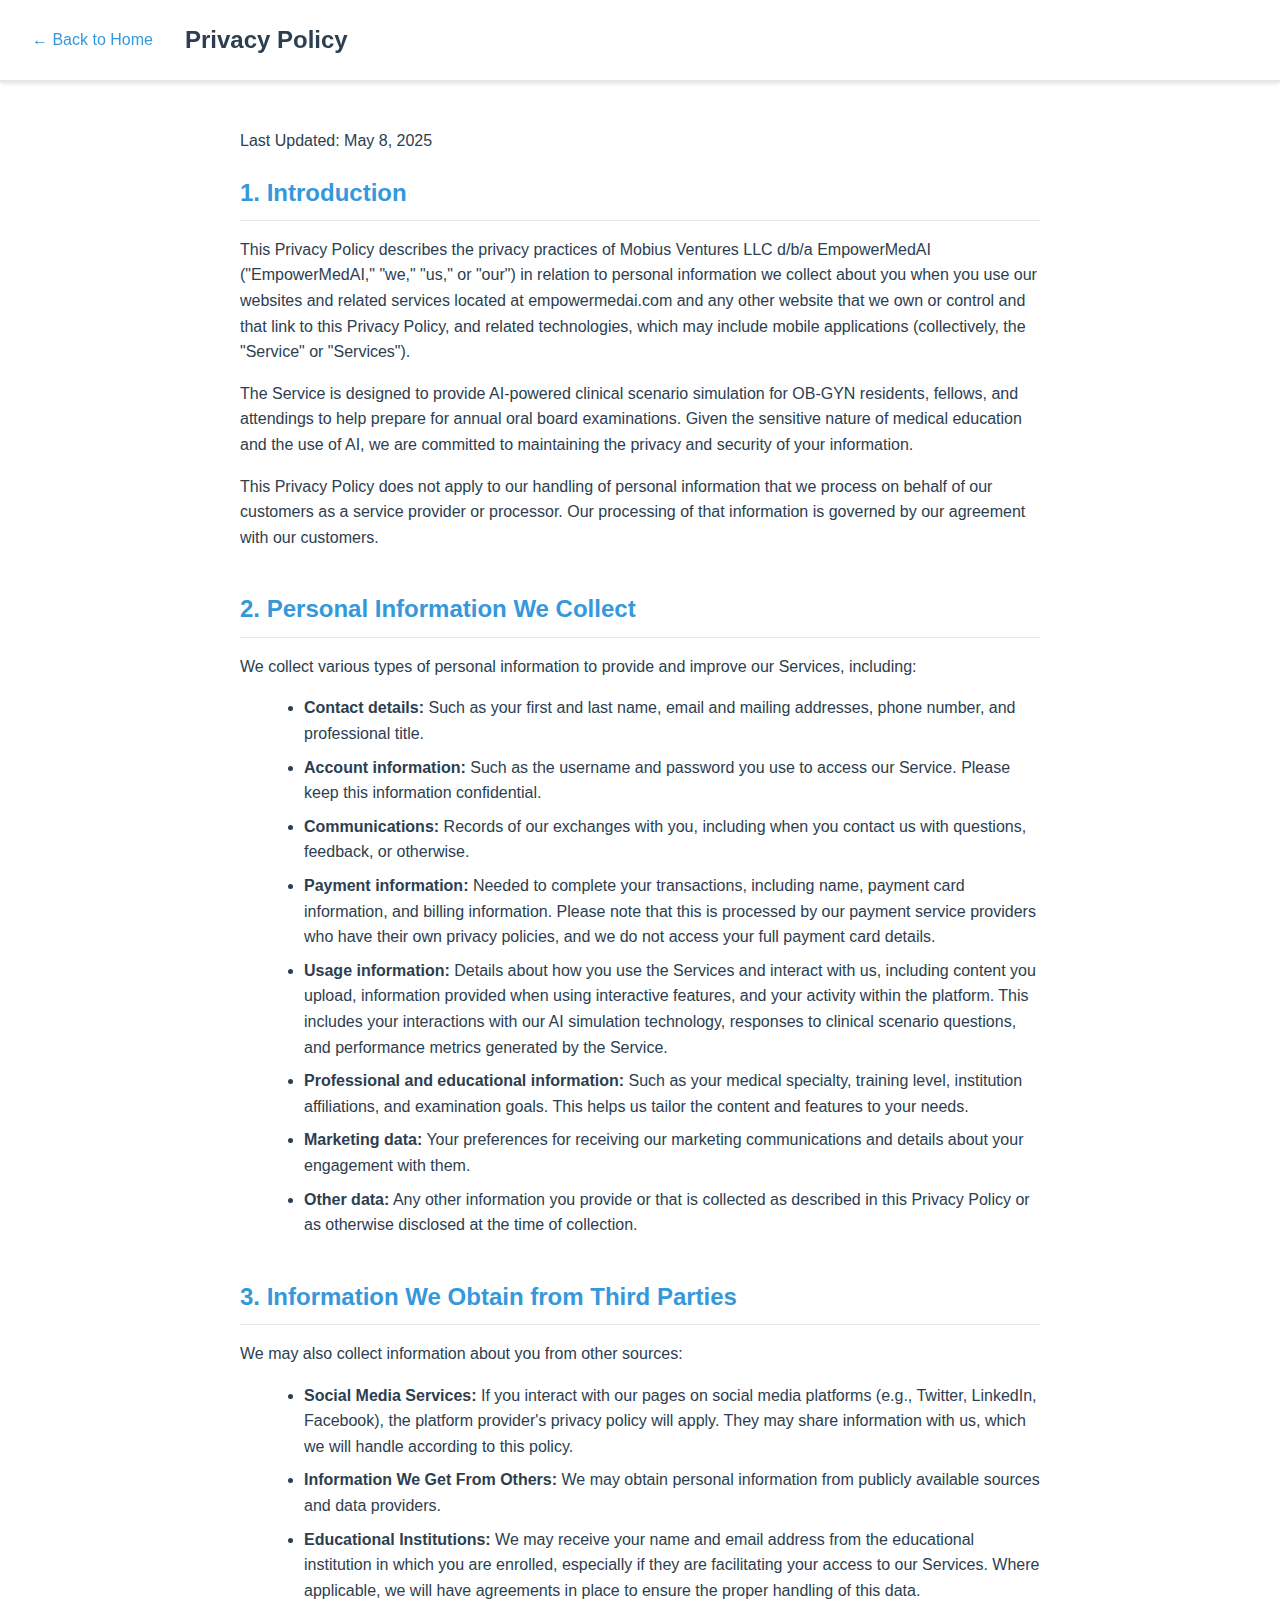
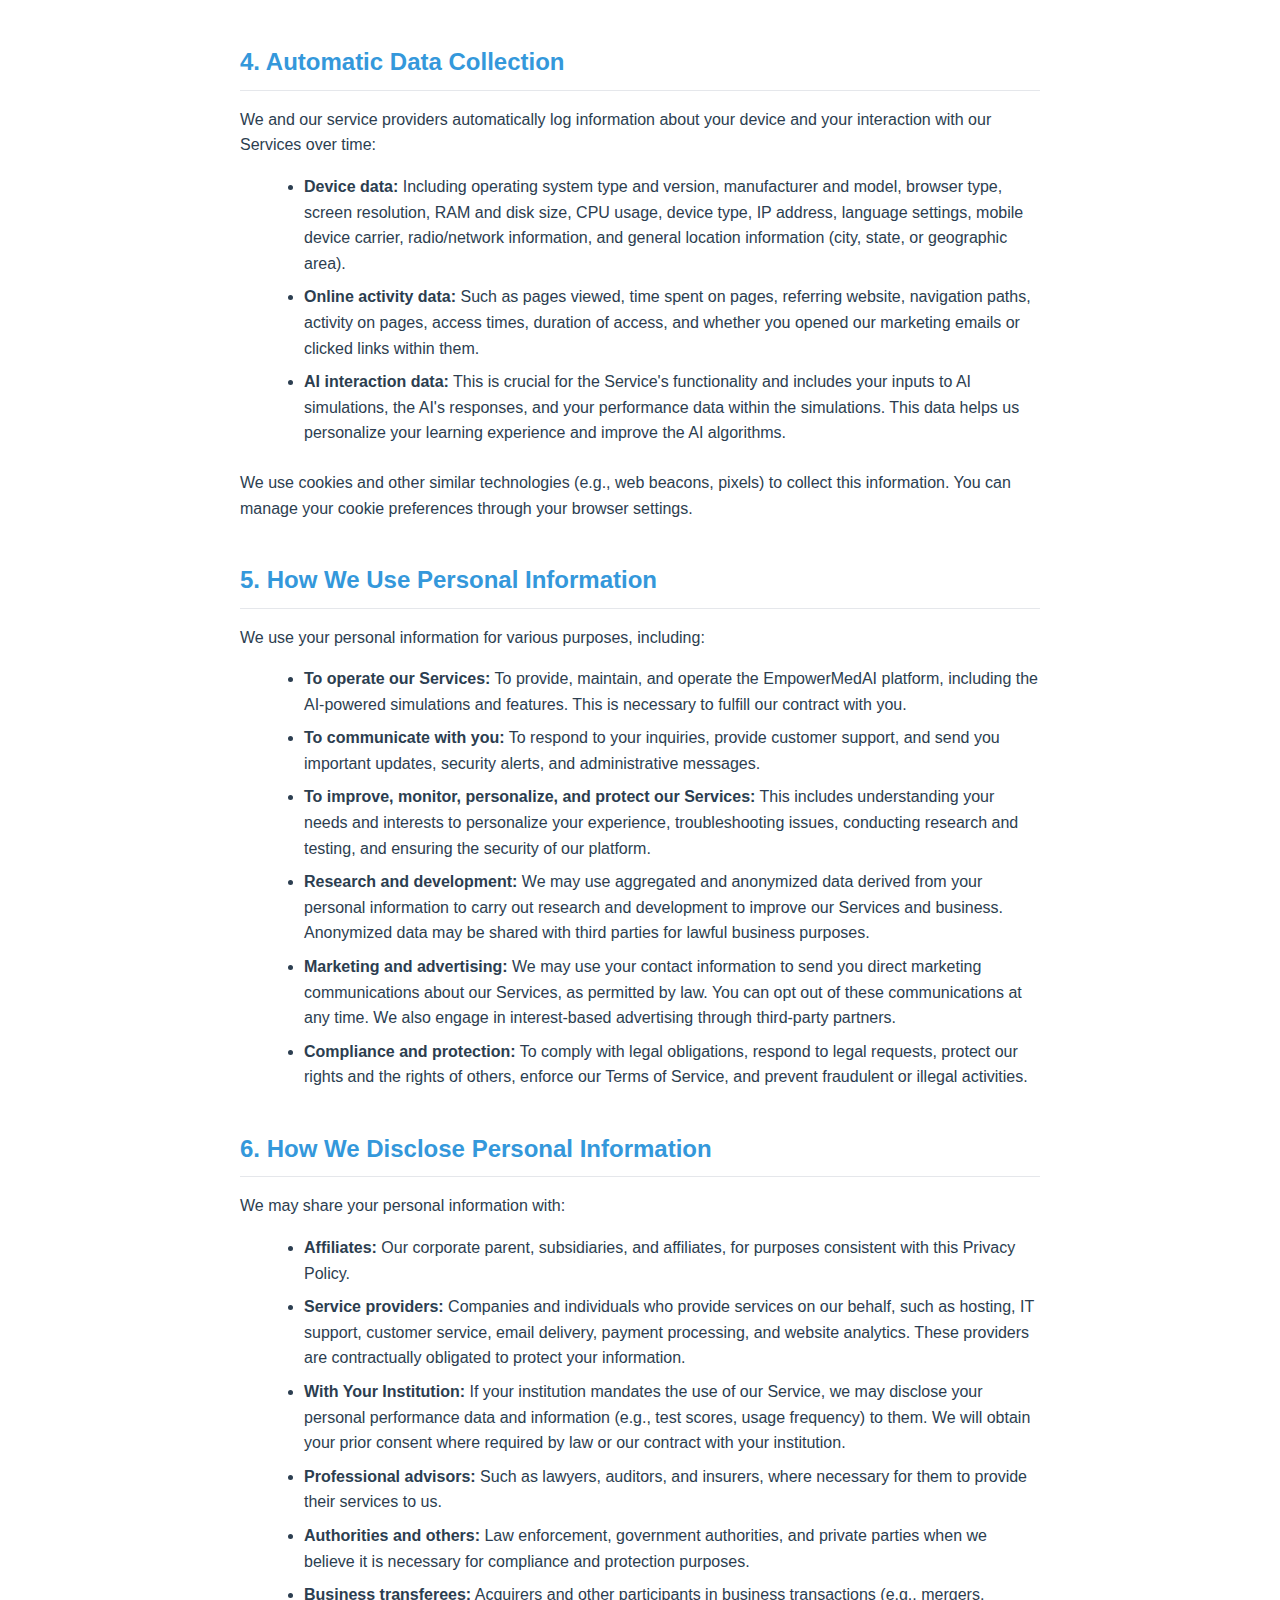
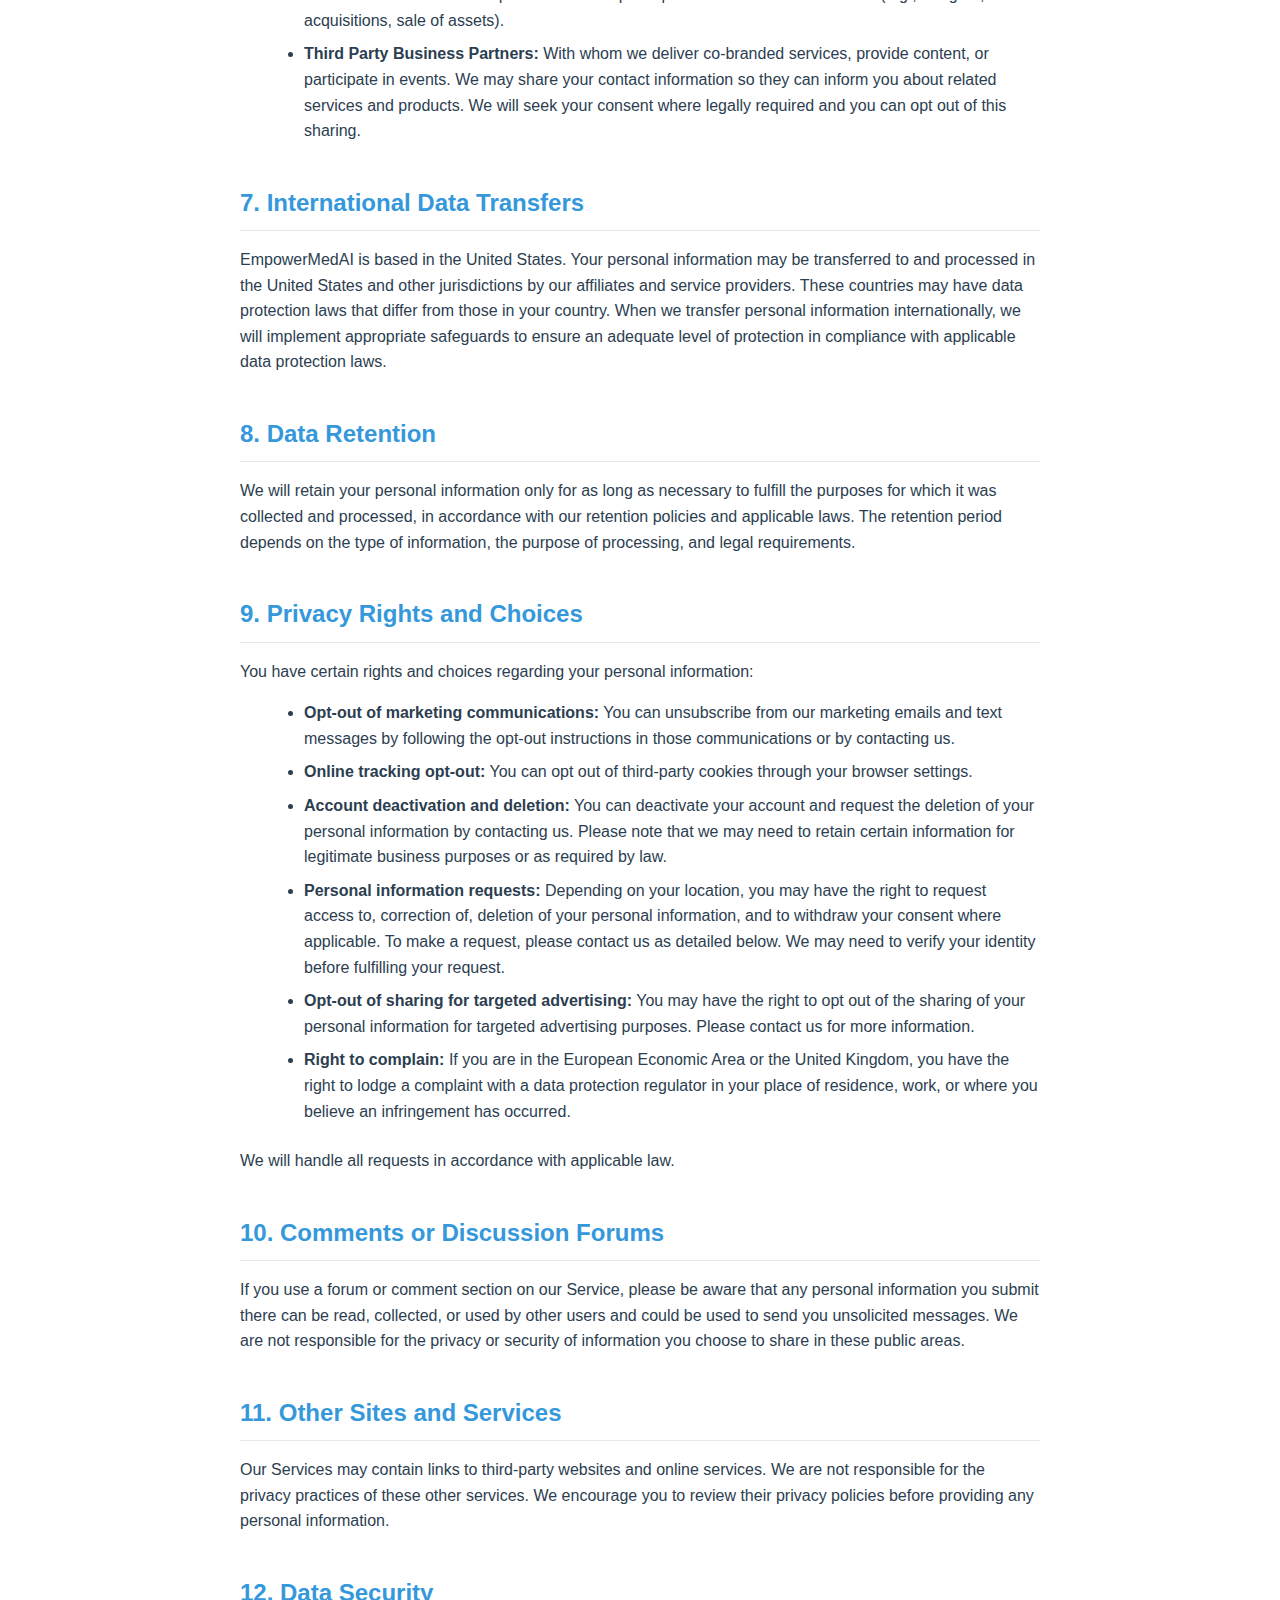
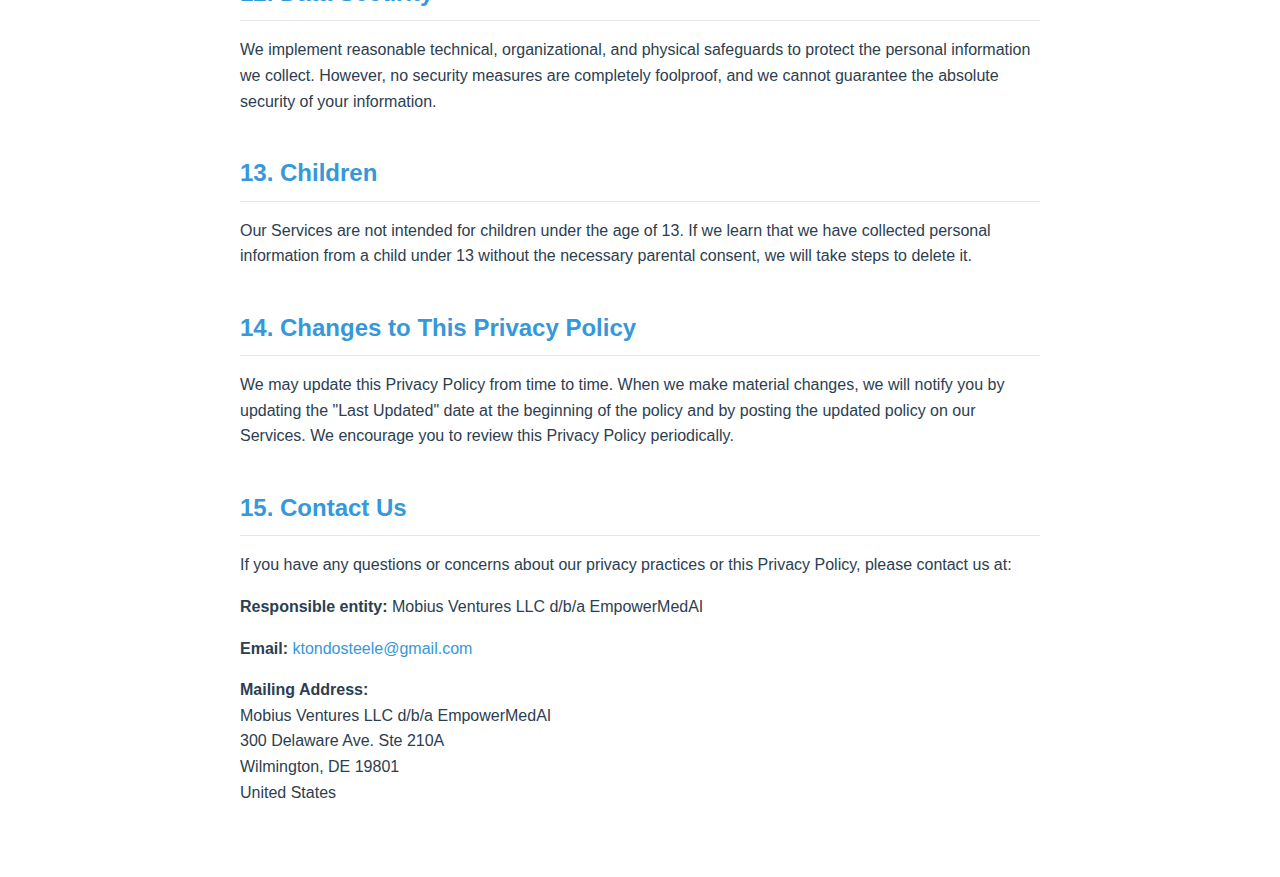
<file: policy copy.html>
<!DOCTYPE html>
<html lang="en">
<head>
    <meta charset="UTF-8">
    <meta name="viewport" content="width=device-width, initial-scale=1.0">
    <title>Privacy Policy - EmpowerMedAI</title>
    <meta name="description" content="Privacy Policy for EmpowerMedAI - AI-Powered OBGYN Board Preparation" />
    <link rel="stylesheet" href="legal.css">
</head>
<body>
    <div class="legal-container">
        <header class="legal-header">
            <a href="index.html" class="back-button">← Back to Home</a>
            <h1 class="legal-title">Privacy Policy</h1>
        </header>

        <div class="legal-content">
            <p class="legal-date">Last Updated: May 8, 2025</p>

            <section class="legal-section">
                <h2>1. Introduction</h2>
                <p>This Privacy Policy describes the privacy practices of Mobius Ventures LLC d/b/a EmpowerMedAI ("EmpowerMedAI," "we," "us," or "our") in relation to personal information we collect about you when you use our websites and related services located at empowermedai.com and any other website that we own or control and that link to this Privacy Policy, and related technologies, which may include mobile applications (collectively, the "Service" or "Services").</p>
                <p>The Service is designed to provide AI-powered clinical scenario simulation for OB-GYN residents, fellows, and attendings to help prepare for annual oral board examinations. Given the sensitive nature of medical education and the use of AI, we are committed to maintaining the privacy and security of your information.</p>
                <p>This Privacy Policy does not apply to our handling of personal information that we process on behalf of our customers as a service provider or processor. Our processing of that information is governed by our agreement with our customers.</p>
            </section>

            <section class="legal-section">
                <h2>2. Personal Information We Collect</h2>
                <p>We collect various types of personal information to provide and improve our Services, including:</p>
                <ul>
                    <li><b>Contact details:</b> Such as your first and last name, email and mailing addresses, phone number, and professional title.</li>
                    <li><b>Account information:</b> Such as the username and password you use to access our Service. Please keep this information confidential.</li>
                    <li><b>Communications:</b> Records of our exchanges with you, including when you contact us with questions, feedback, or otherwise.</li>
                    <li><b>Payment information:</b> Needed to complete your transactions, including name, payment card information, and billing information. Please note that this is processed by our payment service providers who have their own privacy policies, and we do not access your full payment card details.</li>
                    <li><b>Usage information:</b> Details about how you use the Services and interact with us, including content you upload, information provided when using interactive features, and your activity within the platform. This includes your interactions with our AI simulation technology, responses to clinical scenario questions, and performance metrics generated by the Service.</li>
                    <li><b>Professional and educational information:</b> Such as your medical specialty, training level, institution affiliations, and examination goals. This helps us tailor the content and features to your needs.</li>
                    <li><b>Marketing data:</b> Your preferences for receiving our marketing communications and details about your engagement with them.</li>
                    <li><b>Other data:</b> Any other information you provide or that is collected as described in this Privacy Policy or as otherwise disclosed at the time of collection.</li>
                </ul>
            </section>

            <section class="legal-section">
                <h2>3. Information We Obtain from Third Parties</h2>
                <p>We may also collect information about you from other sources:</p>
                <ul>
                    <li><b>Social Media Services:</b> If you interact with our pages on social media platforms (e.g., Twitter, LinkedIn, Facebook), the platform provider's privacy policy will apply. They may share information with us, which we will handle according to this policy.</li>
                    <li><b>Information We Get From Others:</b> We may obtain personal information from publicly available sources and data providers.</li>
                    <li><b>Educational Institutions:</b> We may receive your name and email address from the educational institution in which you are enrolled, especially if they are facilitating your access to our Services. Where applicable, we will have agreements in place to ensure the proper handling of this data.</li>
                </ul>
            </section>

            <section class="legal-section">
                <h2>4. Automatic Data Collection</h2>
                <p>We and our service providers automatically log information about your device and your interaction with our Services over time:</p>
                <ul>
                    <li><b>Device data:</b> Including operating system type and version, manufacturer and model, browser type, screen resolution, RAM and disk size, CPU usage, device type, IP address, language settings, mobile device carrier, radio/network information, and general location information (city, state, or geographic area).</li>
                    <li><b>Online activity data:</b> Such as pages viewed, time spent on pages, referring website, navigation paths, activity on pages, access times, duration of access, and whether you opened our marketing emails or clicked links within them.</li>
                    <li><b>AI interaction data:</b> This is crucial for the Service's functionality and includes your inputs to AI simulations, the AI's responses, and your performance data within the simulations. This data helps us personalize your learning experience and improve the AI algorithms.</li>
                </ul>
                <p>We use cookies and other similar technologies (e.g., web beacons, pixels) to collect this information. You can manage your cookie preferences through your browser settings.</p>
            </section>

            <section class="legal-section">
                <h2>5. How We Use Personal Information</h2>
                <p>We use your personal information for various purposes, including:</p>
                <ul>
                    <li><b>To operate our Services:</b> To provide, maintain, and operate the EmpowerMedAI platform, including the AI-powered simulations and features. This is necessary to fulfill our contract with you.</li>
                    <li><b>To communicate with you:</b> To respond to your inquiries, provide customer support, and send you important updates, security alerts, and administrative messages.</li>
                    <li><b>To improve, monitor, personalize, and protect our Services:</b> This includes understanding your needs and interests to personalize your experience, troubleshooting issues, conducting research and testing, and ensuring the security of our platform.</li>
                    <li><b>Research and development:</b> We may use aggregated and anonymized data derived from your personal information to carry out research and development to improve our Services and business. Anonymized data may be shared with third parties for lawful business purposes.</li>
                    <li><b>Marketing and advertising:</b> We may use your contact information to send you direct marketing communications about our Services, as permitted by law. You can opt out of these communications at any time. We also engage in interest-based advertising through third-party partners.</li>
                    <li><b>Compliance and protection:</b> To comply with legal obligations, respond to legal requests, protect our rights and the rights of others, enforce our Terms of Service, and prevent fraudulent or illegal activities.</li>
                </ul>
            </section>

            <section class="legal-section">
                <h2>6. How We Disclose Personal Information</h2>
                <p>We may share your personal information with:</p>
                <ul>
                    <li><b>Affiliates:</b> Our corporate parent, subsidiaries, and affiliates, for purposes consistent with this Privacy Policy.</li>
                    <li><b>Service providers:</b> Companies and individuals who provide services on our behalf, such as hosting, IT support, customer service, email delivery, payment processing, and website analytics. These providers are contractually obligated to protect your information.</li>
                    <li><b>With Your Institution:</b> If your institution mandates the use of our Service, we may disclose your personal performance data and information (e.g., test scores, usage frequency) to them. We will obtain your prior consent where required by law or our contract with your institution.</li>
                    <li><b>Professional advisors:</b> Such as lawyers, auditors, and insurers, where necessary for them to provide their services to us.</li>
                    <li><b>Authorities and others:</b> Law enforcement, government authorities, and private parties when we believe it is necessary for compliance and protection purposes.</li>
                    <li><b>Business transferees:</b> Acquirers and other participants in business transactions (e.g., mergers, acquisitions, sale of assets).</li>
                    <li><b>Third Party Business Partners:</b> With whom we deliver co-branded services, provide content, or participate in events. We may share your contact information so they can inform you about related services and products. We will seek your consent where legally required and you can opt out of this sharing.</li>
                </ul>
            </section>

            <section class="legal-section">
                <h2>7. International Data Transfers</h2>
                <p>EmpowerMedAI is based in the United States. Your personal information may be transferred to and processed in the United States and other jurisdictions by our affiliates and service providers. These countries may have data protection laws that differ from those in your country. When we transfer personal information internationally, we will implement appropriate safeguards to ensure an adequate level of protection in compliance with applicable data protection laws.</p>
            </section>

            <section class="legal-section">
                <h2>8. Data Retention</h2>
                <p>We will retain your personal information only for as long as necessary to fulfill the purposes for which it was collected and processed, in accordance with our retention policies and applicable laws. The retention period depends on the type of information, the purpose of processing, and legal requirements.</p>
            </section>

            <section class="legal-section">
                <h2>9. Privacy Rights and Choices</h2>
                <p>You have certain rights and choices regarding your personal information:</p>
                <ul>
                    <li><b>Opt-out of marketing communications:</b> You can unsubscribe from our marketing emails and text messages by following the opt-out instructions in those communications or by contacting us.</li>
                    <li><b>Online tracking opt-out:</b> You can opt out of third-party cookies through your browser settings.</li>
                    <li><b>Account deactivation and deletion:</b> You can deactivate your account and request the deletion of your personal information by contacting us. Please note that we may need to retain certain information for legitimate business purposes or as required by law.</li>
                    <li><b>Personal information requests:</b> Depending on your location, you may have the right to request access to, correction of, deletion of your personal information, and to withdraw your consent where applicable. To make a request, please contact us as detailed below. We may need to verify your identity before fulfilling your request.</li>
                    <li><b>Opt-out of sharing for targeted advertising:</b> You may have the right to opt out of the sharing of your personal information for targeted advertising purposes. Please contact us for more information.</li>
                    <li><b>Right to complain:</b> If you are in the European Economic Area or the United Kingdom, you have the right to lodge a complaint with a data protection regulator in your place of residence, work, or where you believe an infringement has occurred.</li>
                </ul>
                <p>We will handle all requests in accordance with applicable law.</p>
            </section>

            <section class="legal-section">
                <h2>10. Comments or Discussion Forums</h2>
                <p>If you use a forum or comment section on our Service, please be aware that any personal information you submit there can be read, collected, or used by other users and could be used to send you unsolicited messages. We are not responsible for the privacy or security of information you choose to share in these public areas.</p>
            </section>

            <section class="legal-section">
                <h2>11. Other Sites and Services</h2>
                <p>Our Services may contain links to third-party websites and online services. We are not responsible for the privacy practices of these other services. We encourage you to review their privacy policies before providing any personal information.</p>
            </section>

            <section class="legal-section">
                <h2>12. Data Security</h2>
                <p>We implement reasonable technical, organizational, and physical safeguards to protect the personal information we collect. However, no security measures are completely foolproof, and we cannot guarantee the absolute security of your information.</p>
            </section>

            <section class="legal-section">
                <h2>13. Children</h2>
                <p>Our Services are not intended for children under the age of 13. If we learn that we have collected personal information from a child under 13 without the necessary parental consent, we will take steps to delete it.</p>
            </section>

            <section class="legal-section">
                <h2>14. Changes to This Privacy Policy</h2>
                <p>We may update this Privacy Policy from time to time. When we make material changes, we will notify you by updating the "Last Updated" date at the beginning of the policy and by posting the updated policy on our Services. We encourage you to review this Privacy Policy periodically.</p>
            </section>

            <section class="legal-section">
                <h2>15. Contact Us</h2>
                <p>If you have any questions or concerns about our privacy practices or this Privacy Policy, please contact us at:</p>
                <p><b>Responsible entity:</b> Mobius Ventures LLC d/b/a EmpowerMedAI</p>
                <p><b>Email:</b> <a href="mailto:ktondosteele@gmail.com">ktondosteele@gmail.com</a></p>
                <p><b>Mailing Address:</b><br>
                Mobius Ventures LLC d/b/a EmpowerMedAI<br>
                300 Delaware Ave. Ste 210A<br>
                Wilmington, DE 19801<br>
                United States</p>
            </section>
        </div>
    </div>
</body>
</html>
</file>
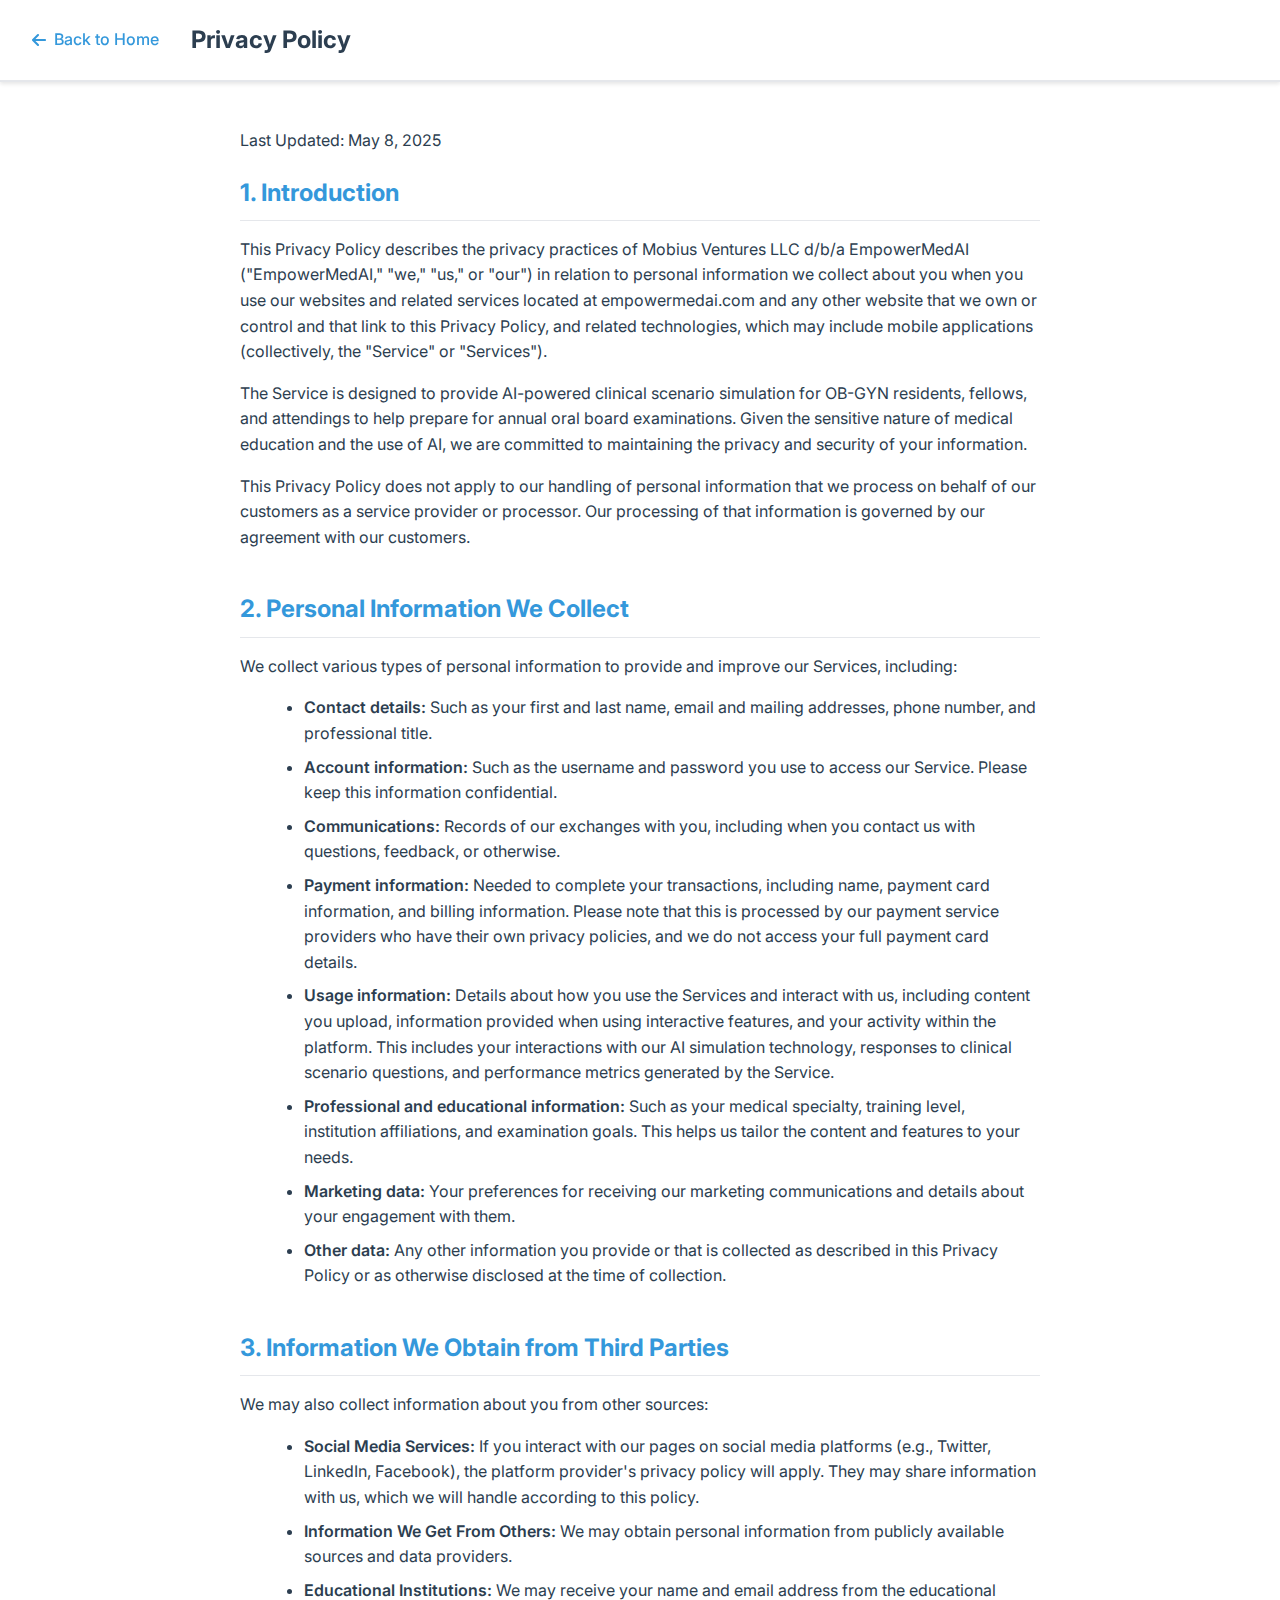
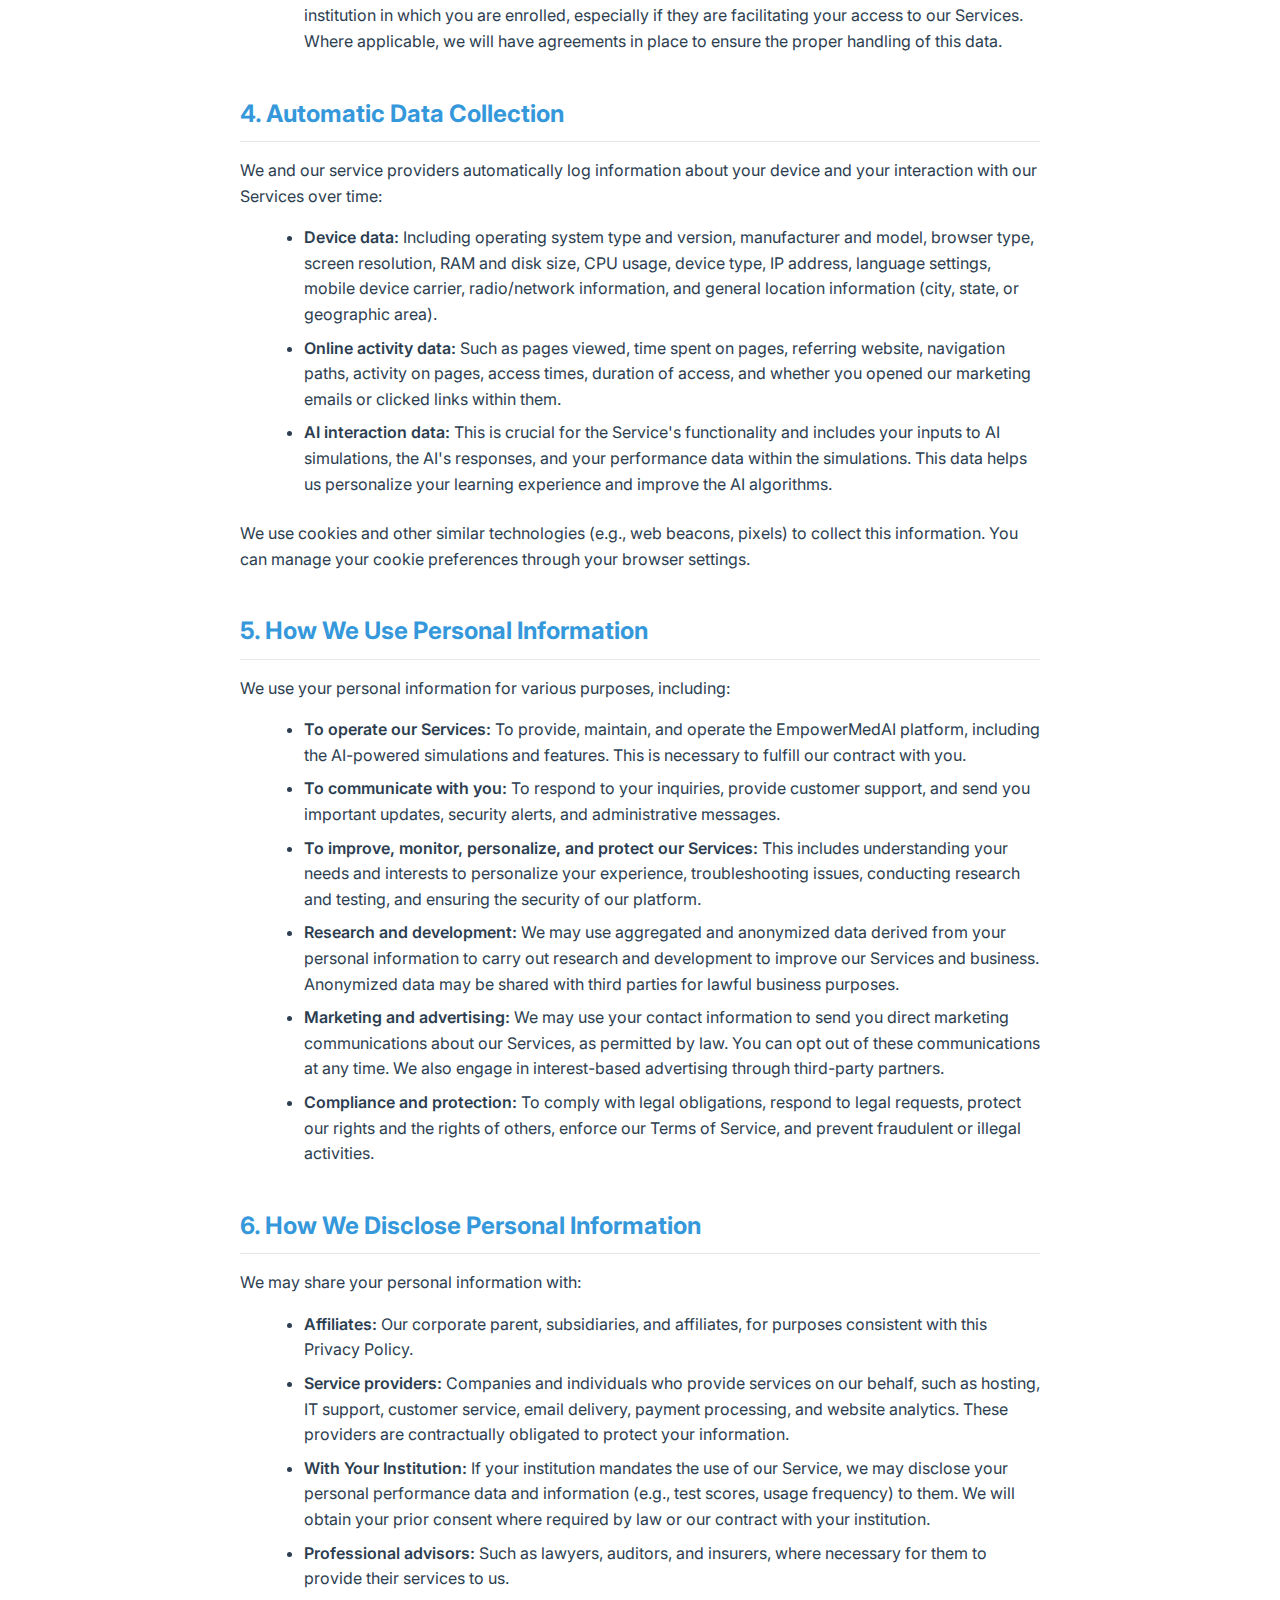
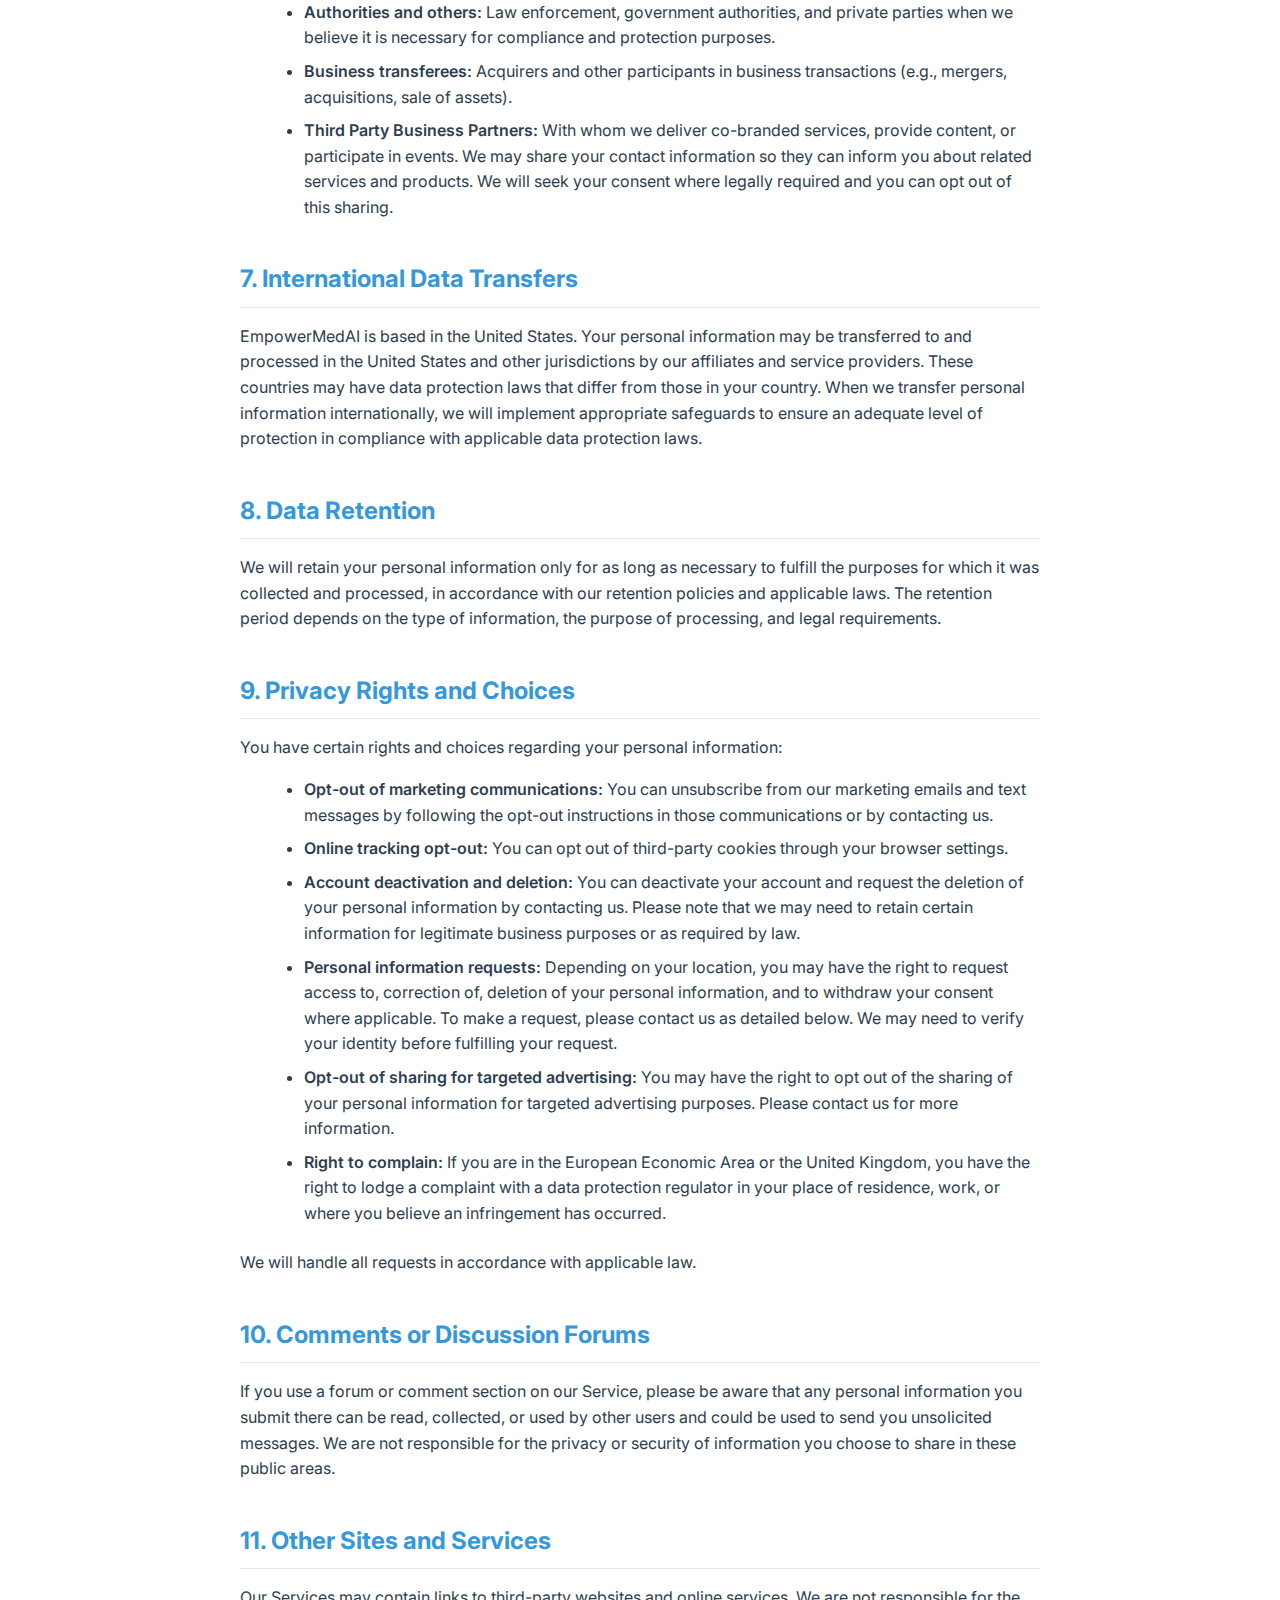
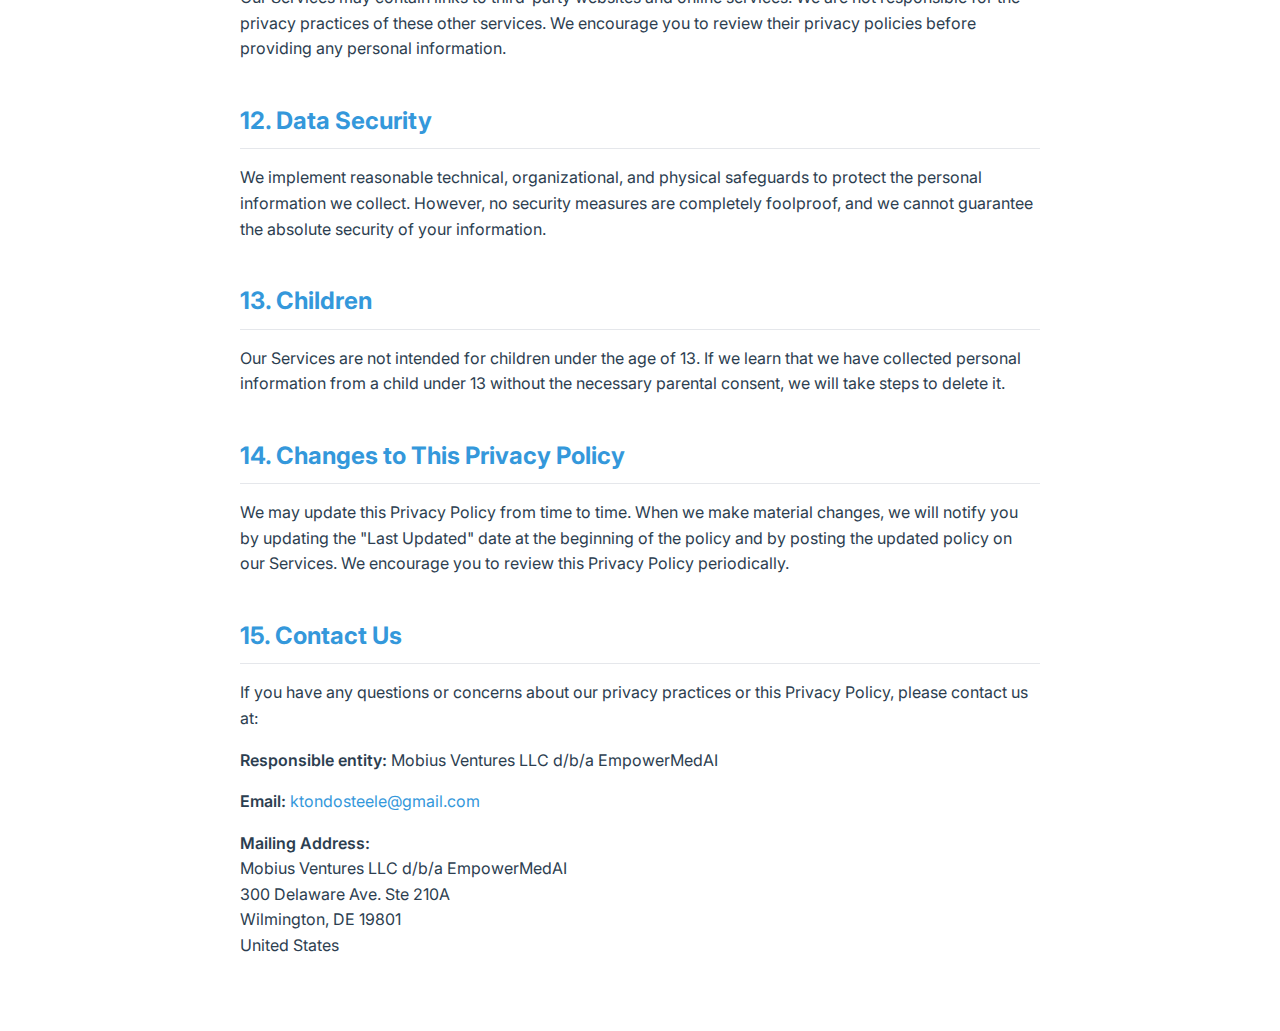
<file: privacy.html>
<!DOCTYPE html>
<html lang="en">
<head>
    <meta charset="UTF-8">
    <meta name="viewport" content="width=device-width, initial-scale=1.0">
    <title>Privacy Policy - EmpowerMedAI</title>
    <meta name="description" content="Privacy Policy for EmpowerMedAI - AI-Powered OBGYN Board Preparation" />
    
    <!-- Favicons -->
    <link rel="icon" type="image/svg+xml" href="/favicon.ico" />

    <!-- Google Fonts - Inter -->
    <link rel="preconnect" href="https://fonts.googleapis.com">
    <link rel="preconnect" href="https://fonts.gstatic.com" crossorigin>
    <link href="https://fonts.googleapis.com/css2?family=Inter:wght@300;400;500;600;700&display=swap" rel="stylesheet">

    <!-- Font Awesome Icons -->
    <link rel="stylesheet" href="https://cdnjs.cloudflare.com/ajax/libs/font-awesome/6.5.1/css/all.min.css" />

    <!-- Legal CSS -->
    <link rel="stylesheet" href="legal.css">
</head>
<body>
    <div class="legal-container">
        <header class="legal-header">
            <a href="index.html" class="back-button">
                <i class="fas fa-arrow-left"></i>
                Back to Home
            </a>
            <h1 class="legal-title">Privacy Policy</h1>
        </header>

        <div class="legal-content">
            <p class="legal-date">Last Updated: May 8, 2025</p>

            <section class="legal-section">
                <h2>1. Introduction</h2>
                <p>This Privacy Policy describes the privacy practices of Mobius Ventures LLC d/b/a EmpowerMedAI ("EmpowerMedAI," "we," "us," or "our") in relation to personal information we collect about you when you use our websites and related services located at empowermedai.com and any other website that we own or control and that link to this Privacy Policy, and related technologies, which may include mobile applications (collectively, the "Service" or "Services").</p>
                <p>The Service is designed to provide AI-powered clinical scenario simulation for OB-GYN residents, fellows, and attendings to help prepare for annual oral board examinations. Given the sensitive nature of medical education and the use of AI, we are committed to maintaining the privacy and security of your information.</p>
                <p>This Privacy Policy does not apply to our handling of personal information that we process on behalf of our customers as a service provider or processor. Our processing of that information is governed by our agreement with our customers.</p>
            </section>

            <section class="legal-section">
                <h2>2. Personal Information We Collect</h2>
                <p>We collect various types of personal information to provide and improve our Services, including:</p>
                <ul>
                    <li><b>Contact details:</b> Such as your first and last name, email and mailing addresses, phone number, and professional title.</li>
                    <li><b>Account information:</b> Such as the username and password you use to access our Service. Please keep this information confidential.</li>
                    <li><b>Communications:</b> Records of our exchanges with you, including when you contact us with questions, feedback, or otherwise.</li>
                    <li><b>Payment information:</b> Needed to complete your transactions, including name, payment card information, and billing information. Please note that this is processed by our payment service providers who have their own privacy policies, and we do not access your full payment card details.</li>
                    <li><b>Usage information:</b> Details about how you use the Services and interact with us, including content you upload, information provided when using interactive features, and your activity within the platform. This includes your interactions with our AI simulation technology, responses to clinical scenario questions, and performance metrics generated by the Service.</li>
                    <li><b>Professional and educational information:</b> Such as your medical specialty, training level, institution affiliations, and examination goals. This helps us tailor the content and features to your needs.</li>
                    <li><b>Marketing data:</b> Your preferences for receiving our marketing communications and details about your engagement with them.</li>
                    <li><b>Other data:</b> Any other information you provide or that is collected as described in this Privacy Policy or as otherwise disclosed at the time of collection.</li>
                </ul>
            </section>

            <section class="legal-section">
                <h2>3. Information We Obtain from Third Parties</h2>
                <p>We may also collect information about you from other sources:</p>
                <ul>
                    <li><b>Social Media Services:</b> If you interact with our pages on social media platforms (e.g., Twitter, LinkedIn, Facebook), the platform provider's privacy policy will apply. They may share information with us, which we will handle according to this policy.</li>
                    <li><b>Information We Get From Others:</b> We may obtain personal information from publicly available sources and data providers.</li>
                    <li><b>Educational Institutions:</b> We may receive your name and email address from the educational institution in which you are enrolled, especially if they are facilitating your access to our Services. Where applicable, we will have agreements in place to ensure the proper handling of this data.</li>
                </ul>
            </section>

            <section class="legal-section">
                <h2>4. Automatic Data Collection</h2>
                <p>We and our service providers automatically log information about your device and your interaction with our Services over time:</p>
                <ul>
                    <li><b>Device data:</b> Including operating system type and version, manufacturer and model, browser type, screen resolution, RAM and disk size, CPU usage, device type, IP address, language settings, mobile device carrier, radio/network information, and general location information (city, state, or geographic area).</li>
                    <li><b>Online activity data:</b> Such as pages viewed, time spent on pages, referring website, navigation paths, activity on pages, access times, duration of access, and whether you opened our marketing emails or clicked links within them.</li>
                    <li><b>AI interaction data:</b> This is crucial for the Service's functionality and includes your inputs to AI simulations, the AI's responses, and your performance data within the simulations. This data helps us personalize your learning experience and improve the AI algorithms.</li>
                </ul>
                <p>We use cookies and other similar technologies (e.g., web beacons, pixels) to collect this information. You can manage your cookie preferences through your browser settings.</p>
            </section>

            <section class="legal-section">
                <h2>5. How We Use Personal Information</h2>
                <p>We use your personal information for various purposes, including:</p>
                <ul>
                    <li><b>To operate our Services:</b> To provide, maintain, and operate the EmpowerMedAI platform, including the AI-powered simulations and features. This is necessary to fulfill our contract with you.</li>
                    <li><b>To communicate with you:</b> To respond to your inquiries, provide customer support, and send you important updates, security alerts, and administrative messages.</li>
                    <li><b>To improve, monitor, personalize, and protect our Services:</b> This includes understanding your needs and interests to personalize your experience, troubleshooting issues, conducting research and testing, and ensuring the security of our platform.</li>
                    <li><b>Research and development:</b> We may use aggregated and anonymized data derived from your personal information to carry out research and development to improve our Services and business. Anonymized data may be shared with third parties for lawful business purposes.</li>
                    <li><b>Marketing and advertising:</b> We may use your contact information to send you direct marketing communications about our Services, as permitted by law. You can opt out of these communications at any time. We also engage in interest-based advertising through third-party partners.</li>
                    <li><b>Compliance and protection:</b> To comply with legal obligations, respond to legal requests, protect our rights and the rights of others, enforce our Terms of Service, and prevent fraudulent or illegal activities.</li>
                </ul>
            </section>

            <section class="legal-section">
                <h2>6. How We Disclose Personal Information</h2>
                <p>We may share your personal information with:</p>
                <ul>
                    <li><b>Affiliates:</b> Our corporate parent, subsidiaries, and affiliates, for purposes consistent with this Privacy Policy.</li>
                    <li><b>Service providers:</b> Companies and individuals who provide services on our behalf, such as hosting, IT support, customer service, email delivery, payment processing, and website analytics. These providers are contractually obligated to protect your information.</li>
                    <li><b>With Your Institution:</b> If your institution mandates the use of our Service, we may disclose your personal performance data and information (e.g., test scores, usage frequency) to them. We will obtain your prior consent where required by law or our contract with your institution.</li>
                    <li><b>Professional advisors:</b> Such as lawyers, auditors, and insurers, where necessary for them to provide their services to us.</li>
                    <li><b>Authorities and others:</b> Law enforcement, government authorities, and private parties when we believe it is necessary for compliance and protection purposes.</li>
                    <li><b>Business transferees:</b> Acquirers and other participants in business transactions (e.g., mergers, acquisitions, sale of assets).</li>
                    <li><b>Third Party Business Partners:</b> With whom we deliver co-branded services, provide content, or participate in events. We may share your contact information so they can inform you about related services and products. We will seek your consent where legally required and you can opt out of this sharing.</li>
                </ul>
            </section>

            <section class="legal-section">
                <h2>7. International Data Transfers</h2>
                <p>EmpowerMedAI is based in the United States. Your personal information may be transferred to and processed in the United States and other jurisdictions by our affiliates and service providers. These countries may have data protection laws that differ from those in your country. When we transfer personal information internationally, we will implement appropriate safeguards to ensure an adequate level of protection in compliance with applicable data protection laws.</p>
            </section>

            <section class="legal-section">
                <h2>8. Data Retention</h2>
                <p>We will retain your personal information only for as long as necessary to fulfill the purposes for which it was collected and processed, in accordance with our retention policies and applicable laws. The retention period depends on the type of information, the purpose of processing, and legal requirements.</p>
            </section>

            <section class="legal-section">
                <h2>9. Privacy Rights and Choices</h2>
                <p>You have certain rights and choices regarding your personal information:</p>
                <ul>
                    <li><b>Opt-out of marketing communications:</b> You can unsubscribe from our marketing emails and text messages by following the opt-out instructions in those communications or by contacting us.</li>
                    <li><b>Online tracking opt-out:</b> You can opt out of third-party cookies through your browser settings.</li>
                    <li><b>Account deactivation and deletion:</b> You can deactivate your account and request the deletion of your personal information by contacting us. Please note that we may need to retain certain information for legitimate business purposes or as required by law.</li>
                    <li><b>Personal information requests:</b> Depending on your location, you may have the right to request access to, correction of, deletion of your personal information, and to withdraw your consent where applicable. To make a request, please contact us as detailed below. We may need to verify your identity before fulfilling your request.</li>
                    <li><b>Opt-out of sharing for targeted advertising:</b> You may have the right to opt out of the sharing of your personal information for targeted advertising purposes. Please contact us for more information.</li>
                    <li><b>Right to complain:</b> If you are in the European Economic Area or the United Kingdom, you have the right to lodge a complaint with a data protection regulator in your place of residence, work, or where you believe an infringement has occurred.</li>
                </ul>
                <p>We will handle all requests in accordance with applicable law.</p>
            </section>

            <section class="legal-section">
                <h2>10. Comments or Discussion Forums</h2>
                <p>If you use a forum or comment section on our Service, please be aware that any personal information you submit there can be read, collected, or used by other users and could be used to send you unsolicited messages. We are not responsible for the privacy or security of information you choose to share in these public areas.</p>
            </section>

            <section class="legal-section">
                <h2>11. Other Sites and Services</h2>
                <p>Our Services may contain links to third-party websites and online services. We are not responsible for the privacy practices of these other services. We encourage you to review their privacy policies before providing any personal information.</p>
            </section>

            <section class="legal-section">
                <h2>12. Data Security</h2>
                <p>We implement reasonable technical, organizational, and physical safeguards to protect the personal information we collect. However, no security measures are completely foolproof, and we cannot guarantee the absolute security of your information.</p>
            </section>

            <section class="legal-section">
                <h2>13. Children</h2>
                <p>Our Services are not intended for children under the age of 13. If we learn that we have collected personal information from a child under 13 without the necessary parental consent, we will take steps to delete it.</p>
            </section>

            <section class="legal-section">
                <h2>14. Changes to This Privacy Policy</h2>
                <p>We may update this Privacy Policy from time to time. When we make material changes, we will notify you by updating the "Last Updated" date at the beginning of the policy and by posting the updated policy on our Services. We encourage you to review this Privacy Policy periodically.</p>
            </section>

            <section class="legal-section">
                <h2>15. Contact Us</h2>
                <p>If you have any questions or concerns about our privacy practices or this Privacy Policy, please contact us at:</p>
                <p><b>Responsible entity:</b> Mobius Ventures LLC d/b/a EmpowerMedAI</p>
                <p><b>Email:</b> <a href="mailto:ktondosteele@gmail.com">ktondosteele@gmail.com</a></p>
                <p><b>Mailing Address:</b><br>
                Mobius Ventures LLC d/b/a EmpowerMedAI<br>
                300 Delaware Ave. Ste 210A<br>
                Wilmington, DE 19801<br>
                United States</p>
            </section>
        </div>
    </div>
</body>
</html>
</file>
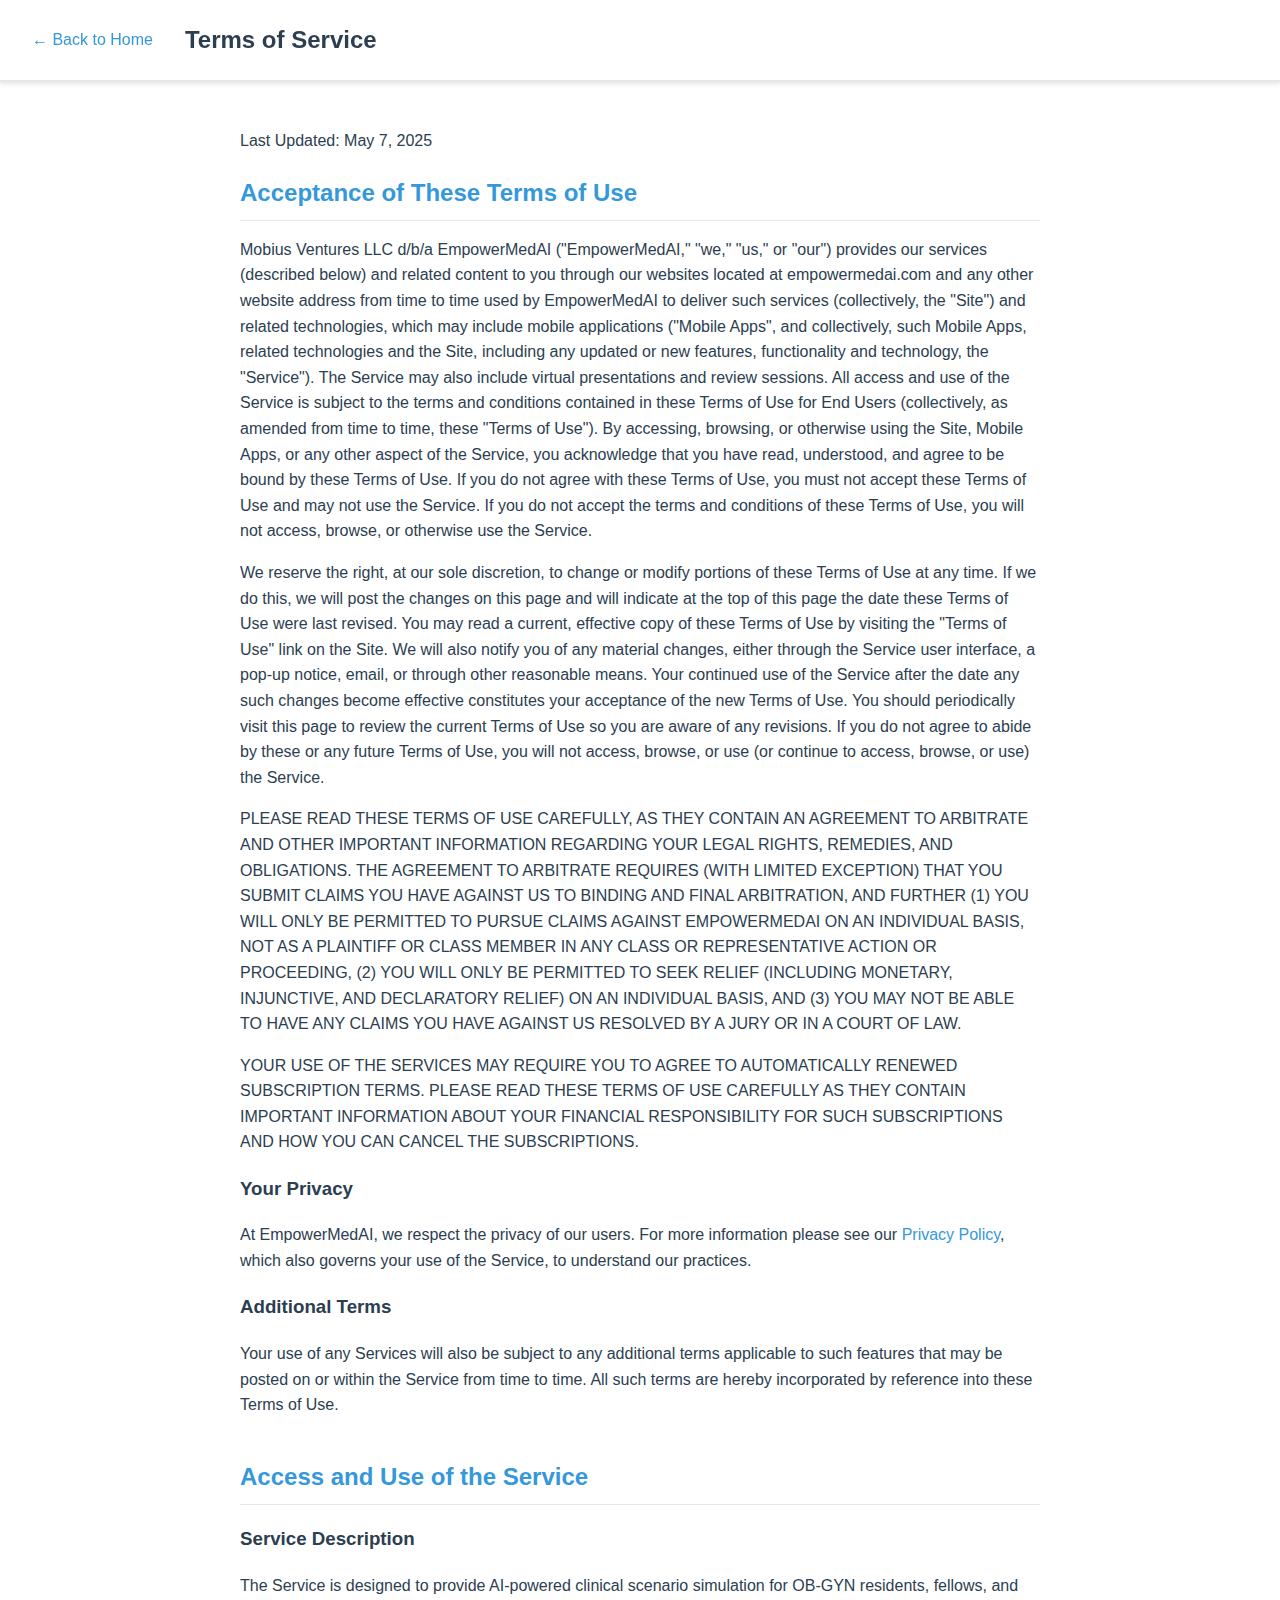
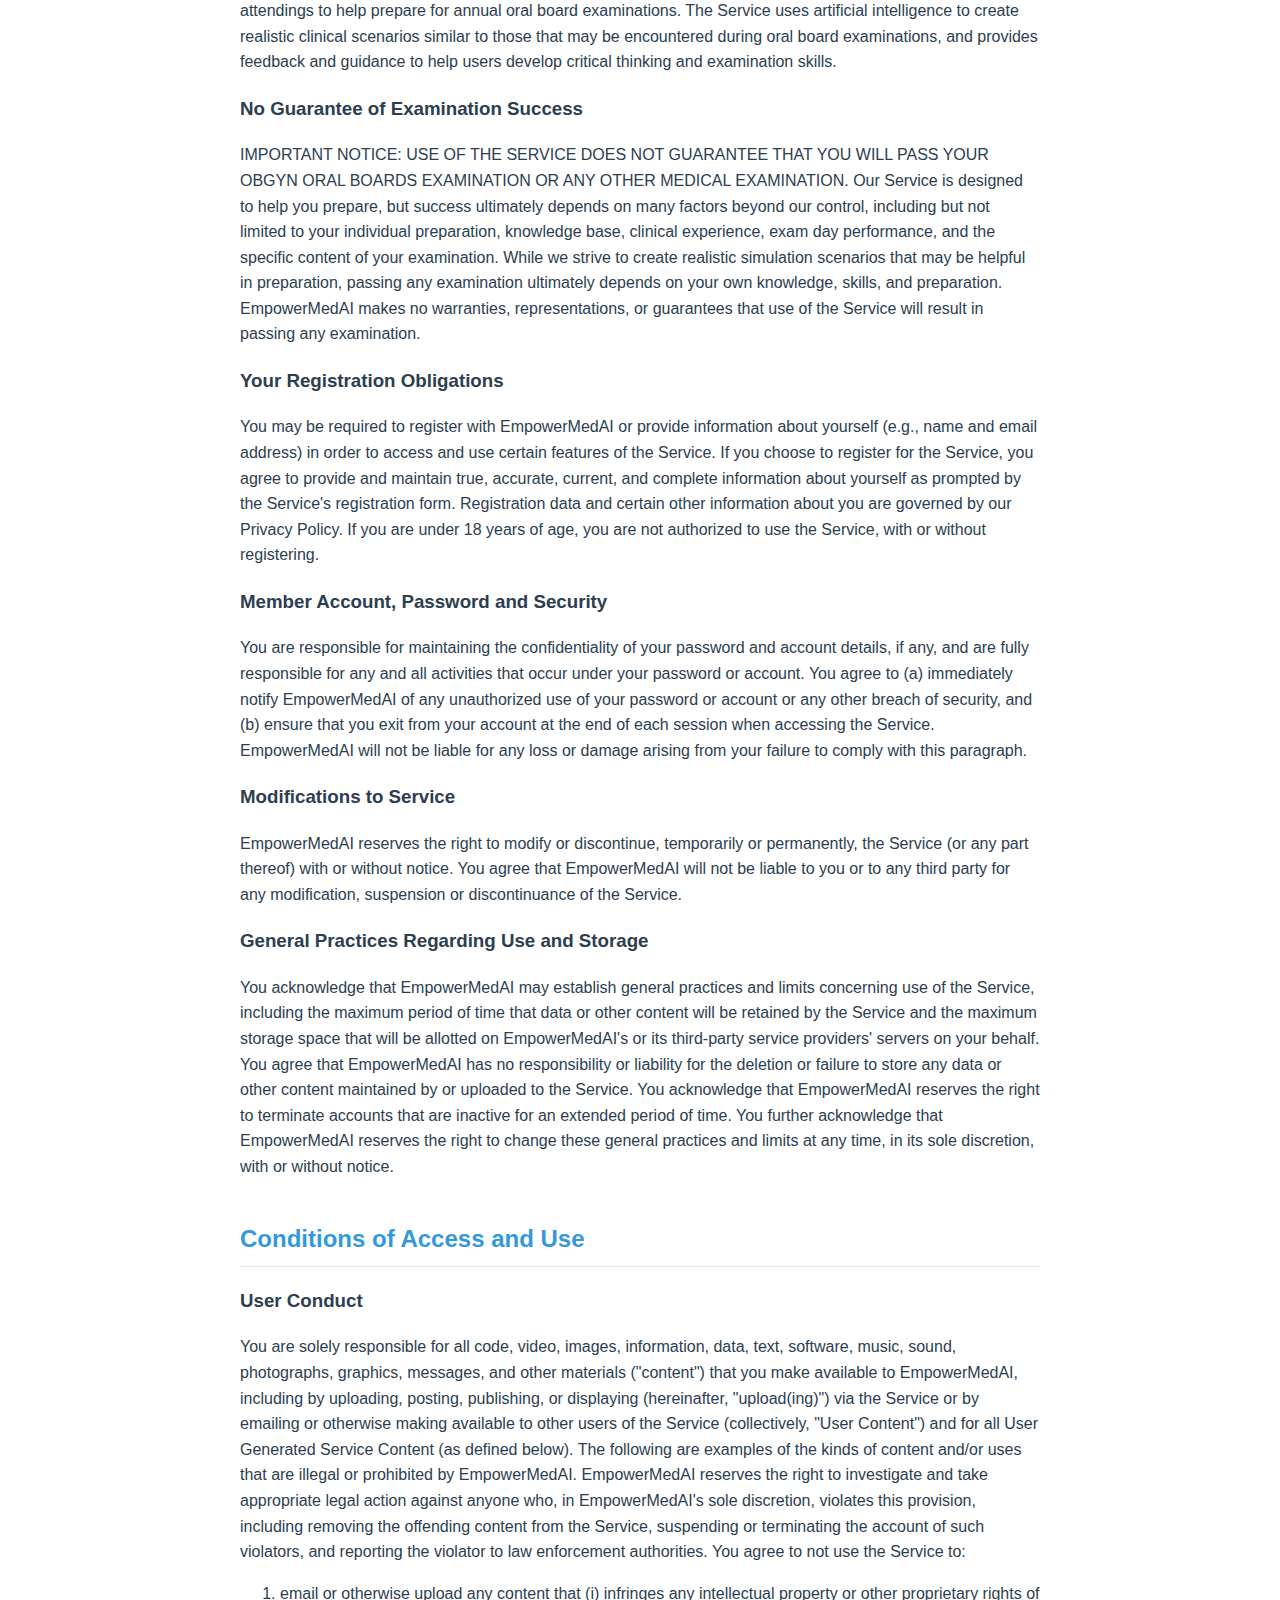
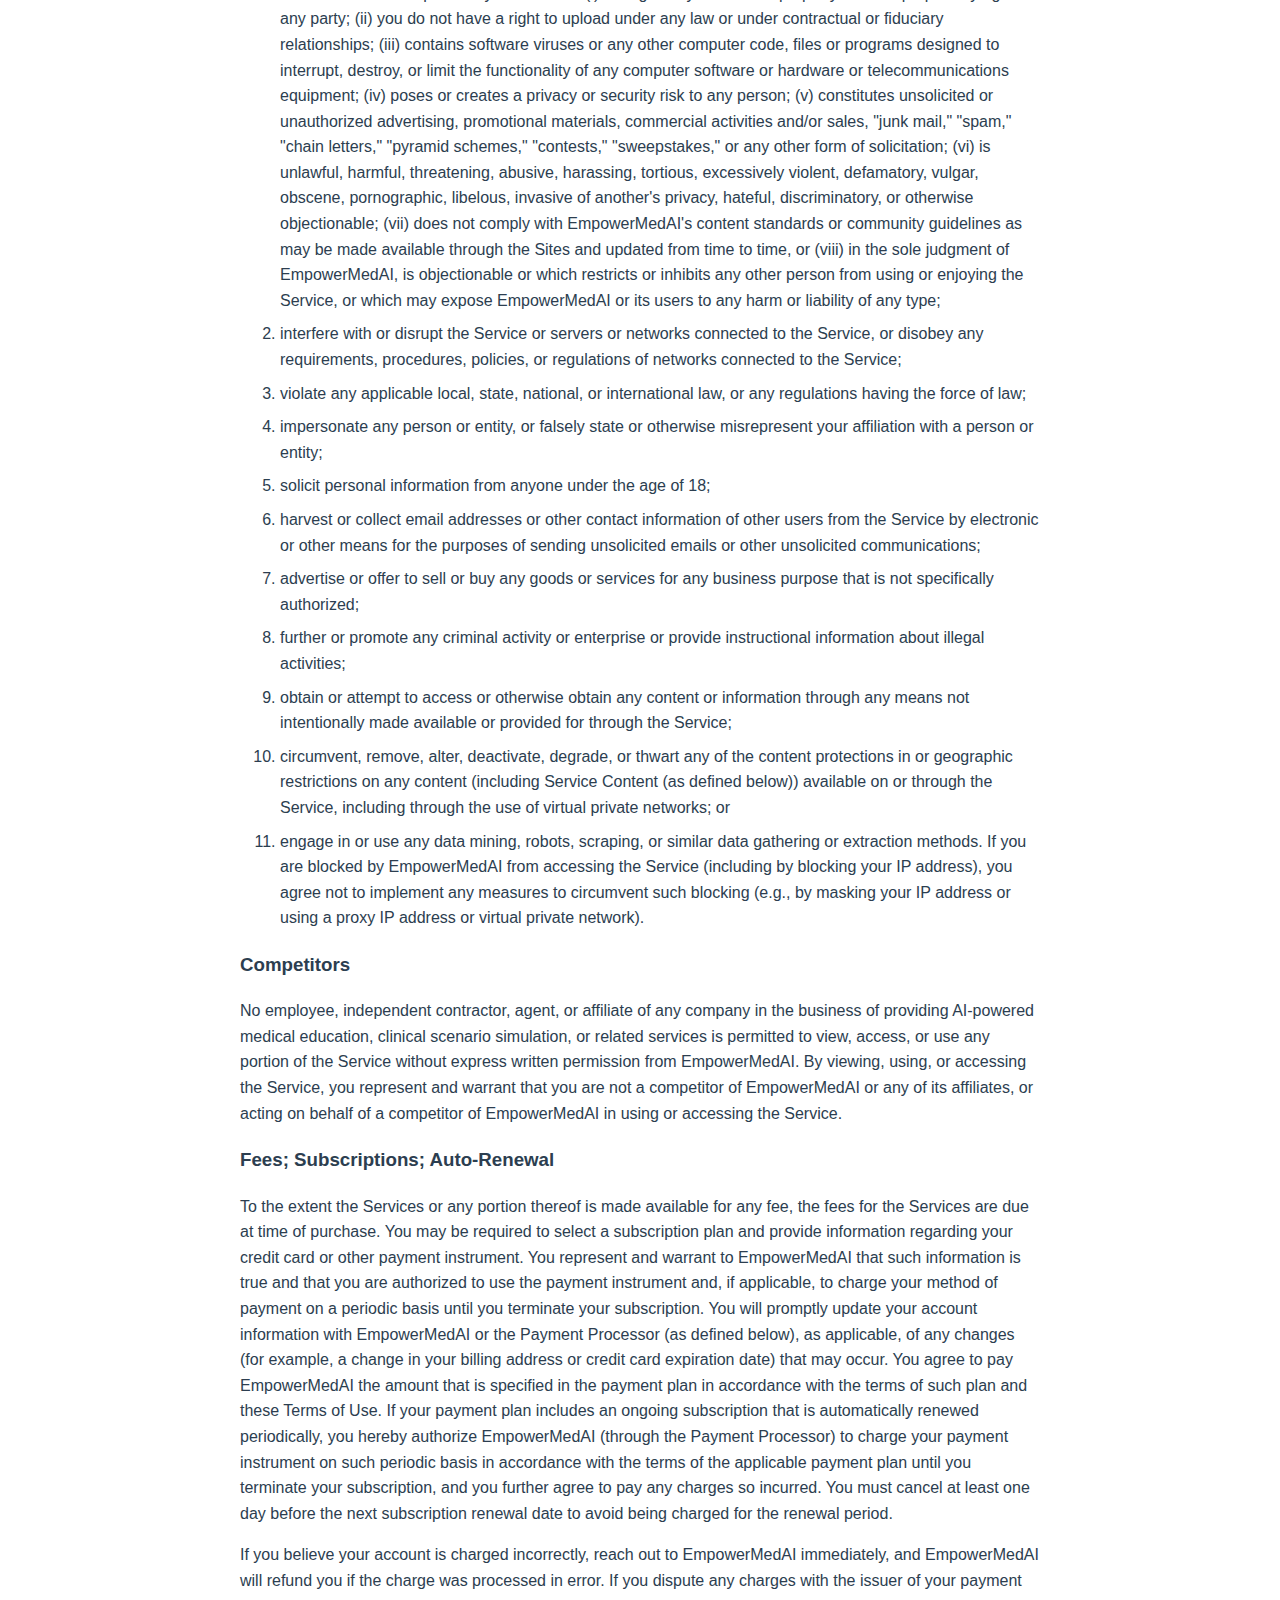
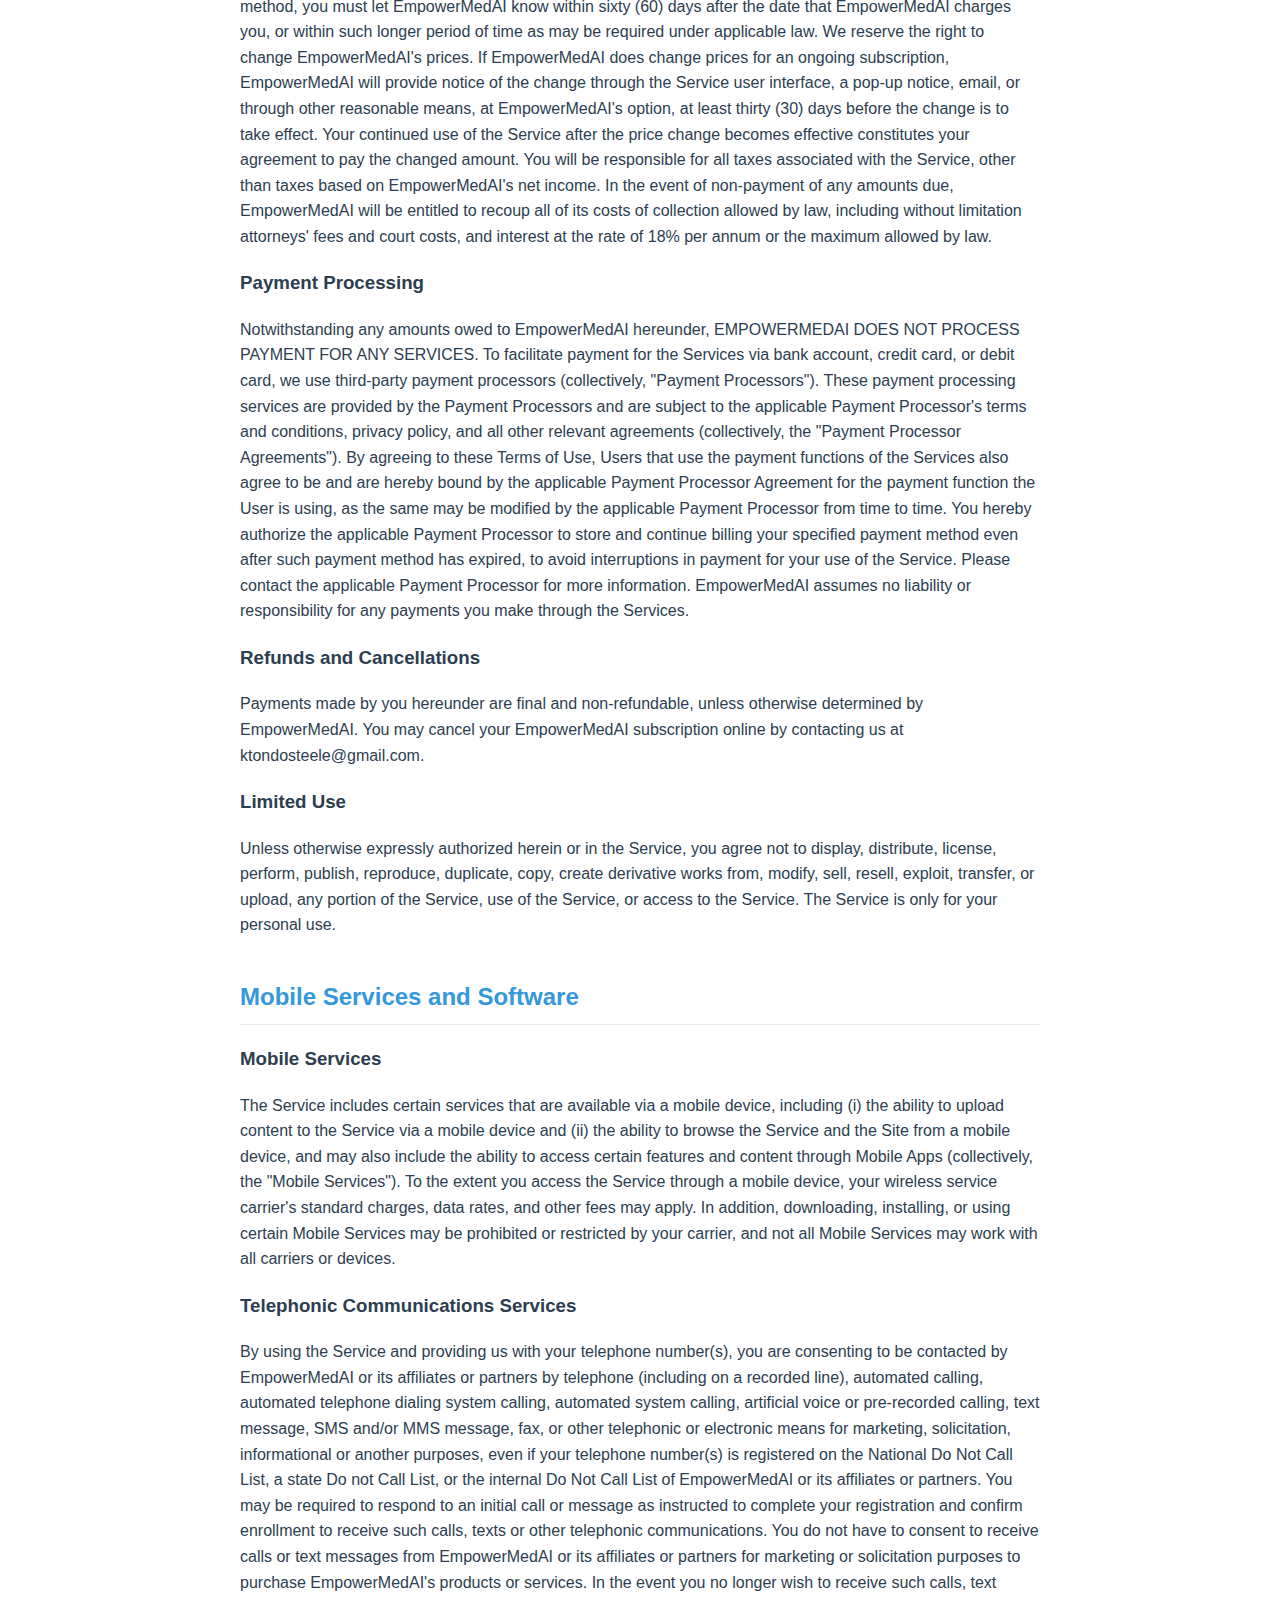
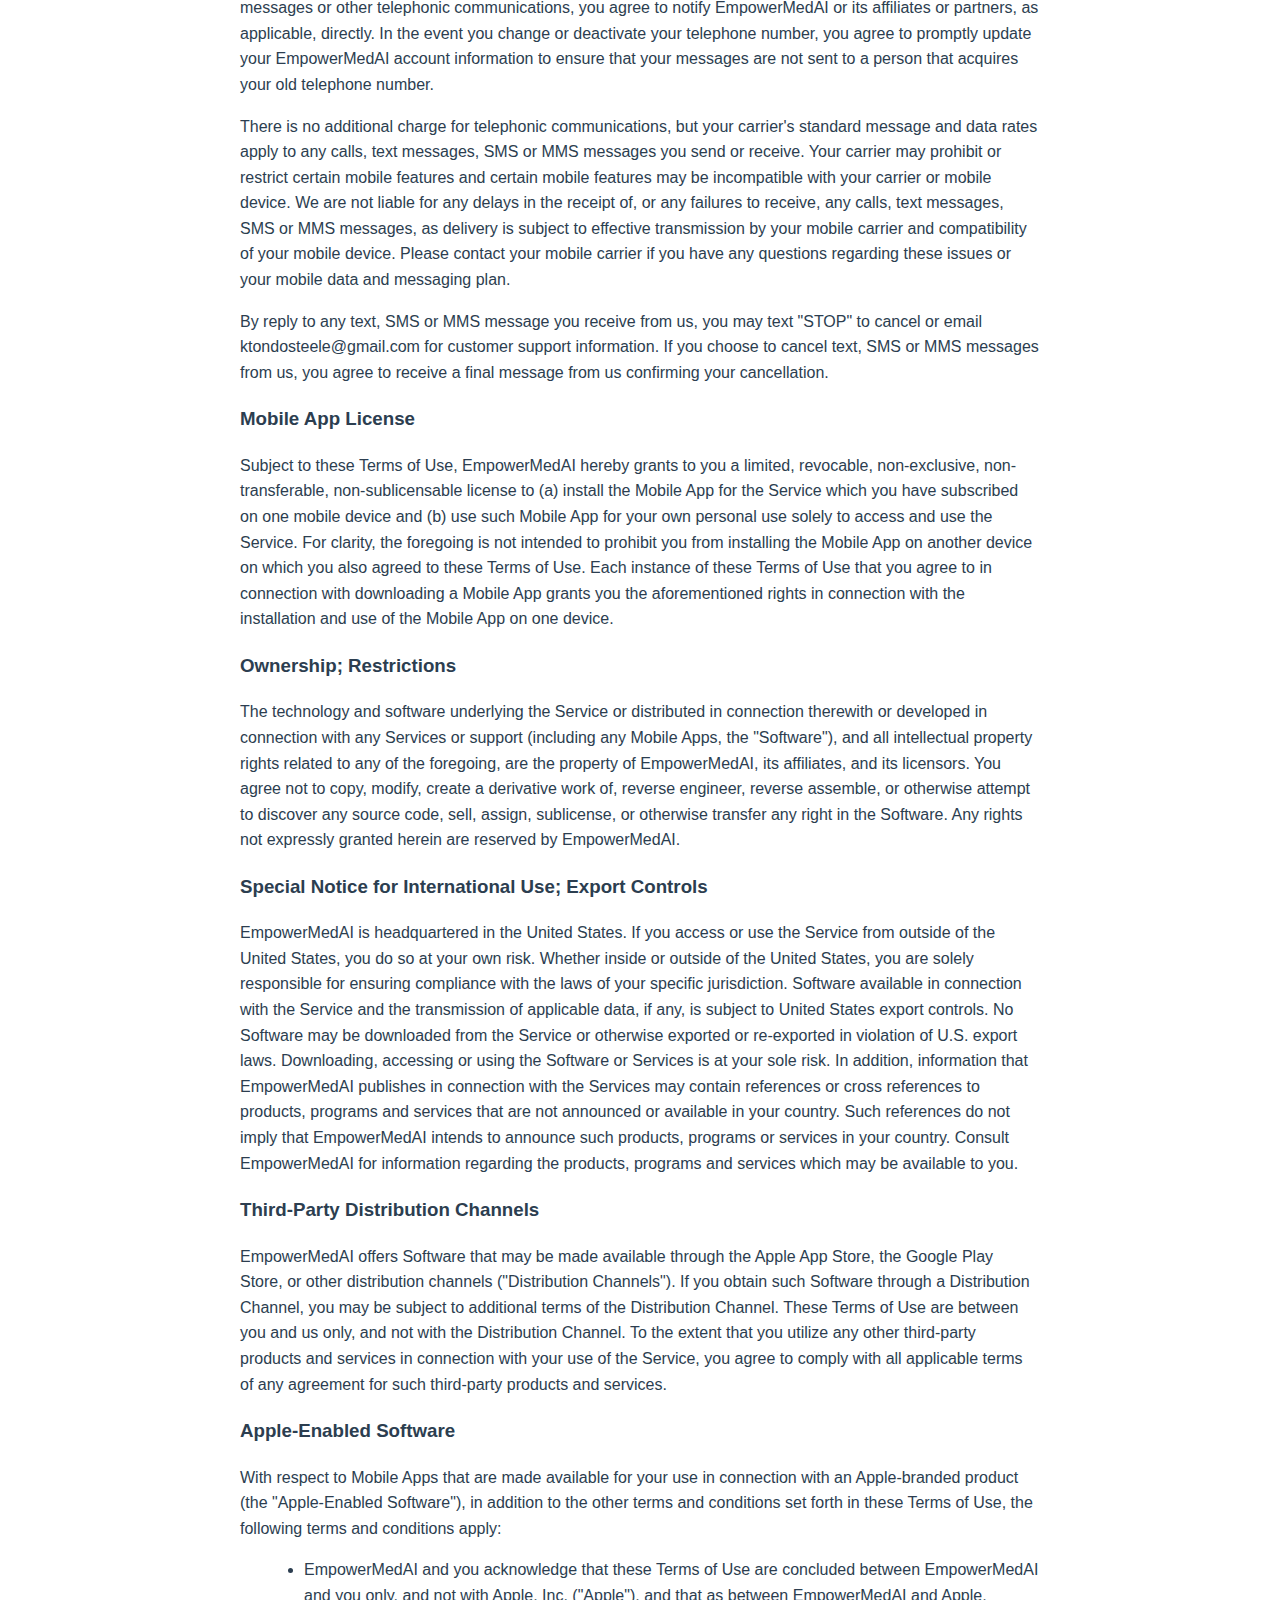
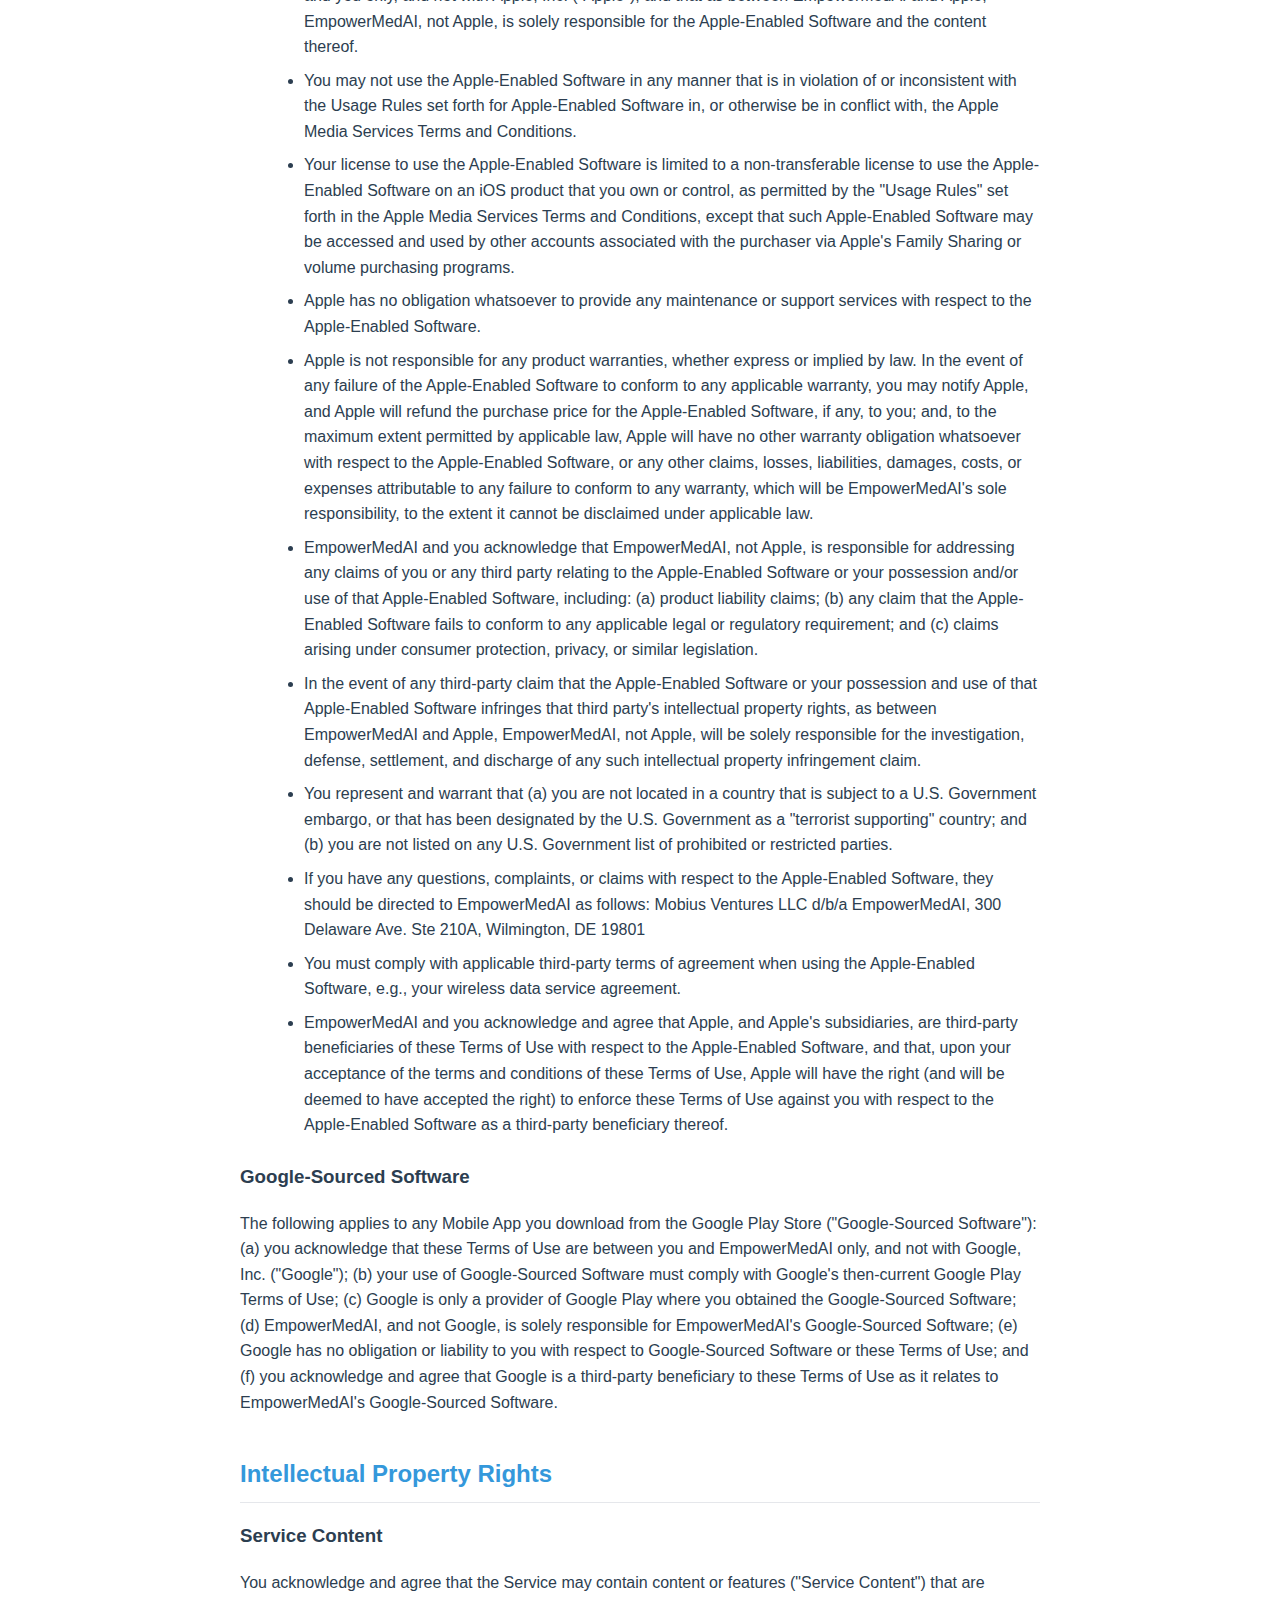
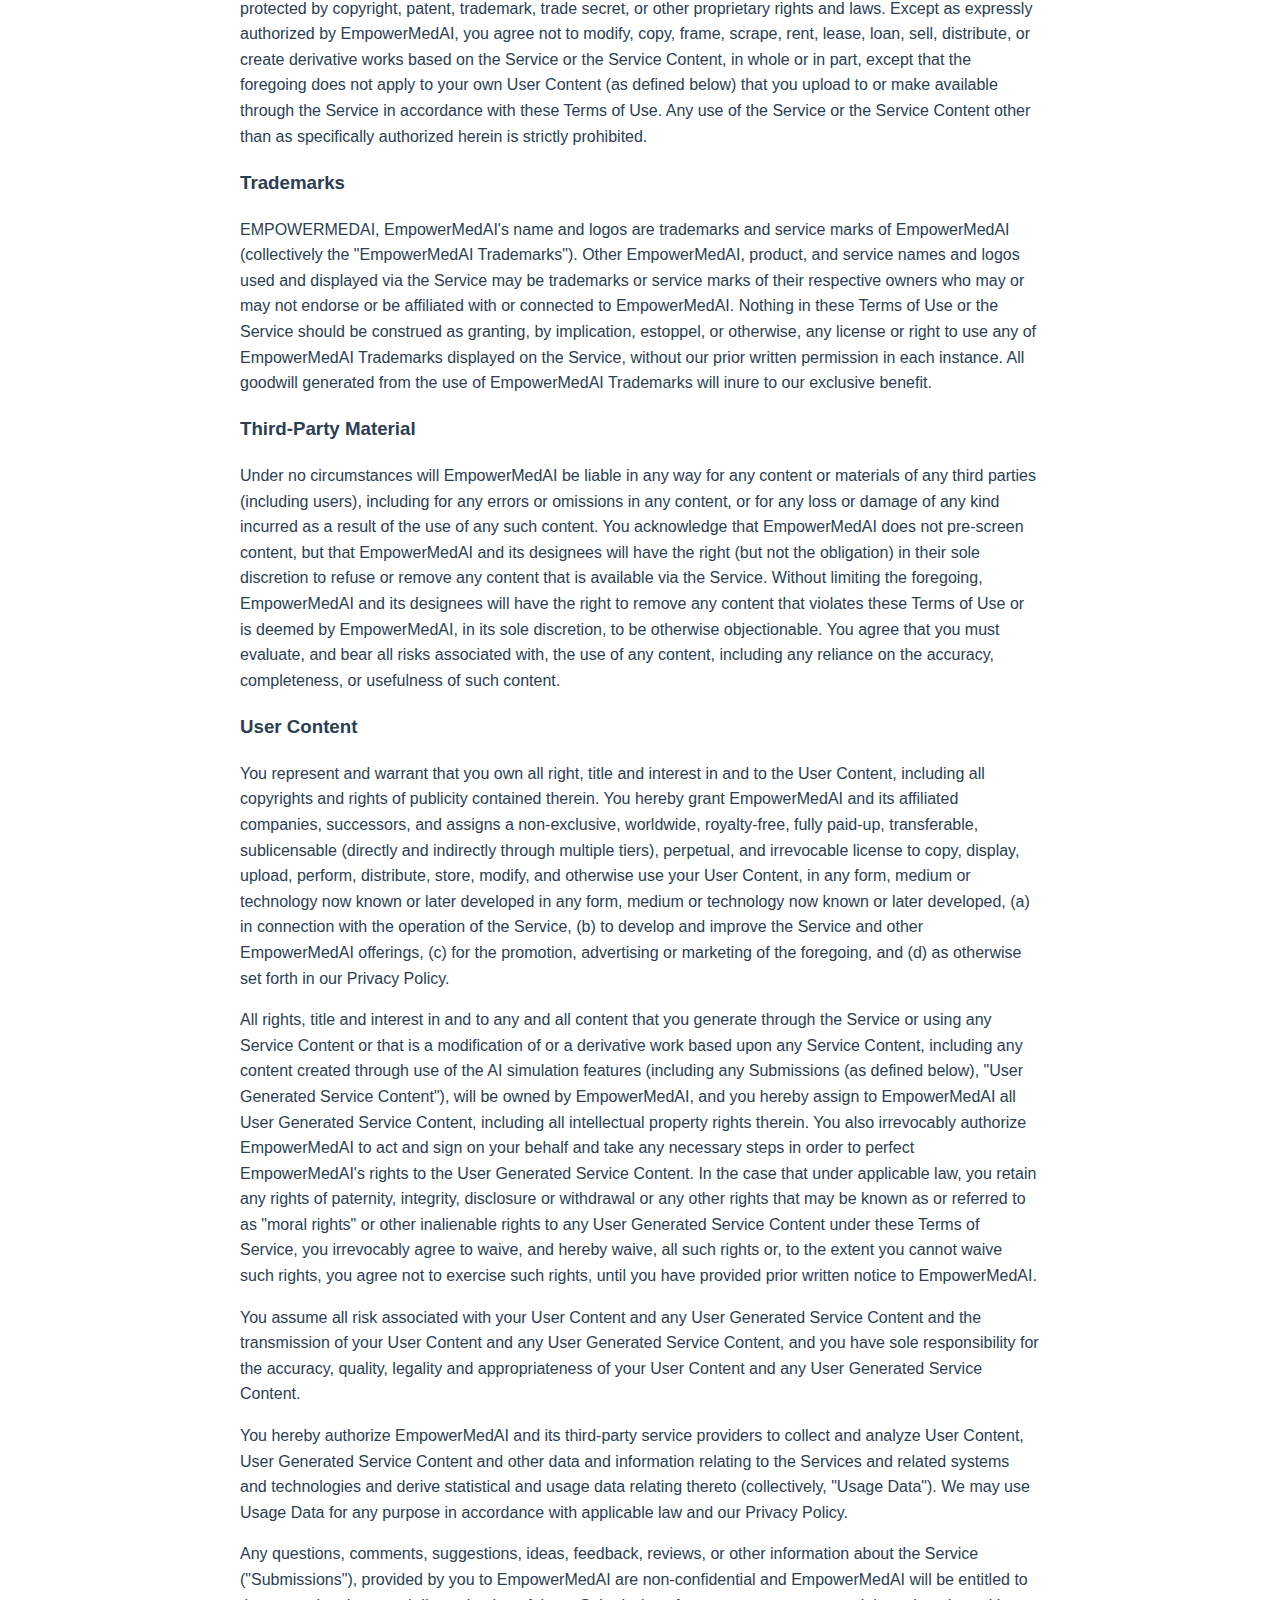
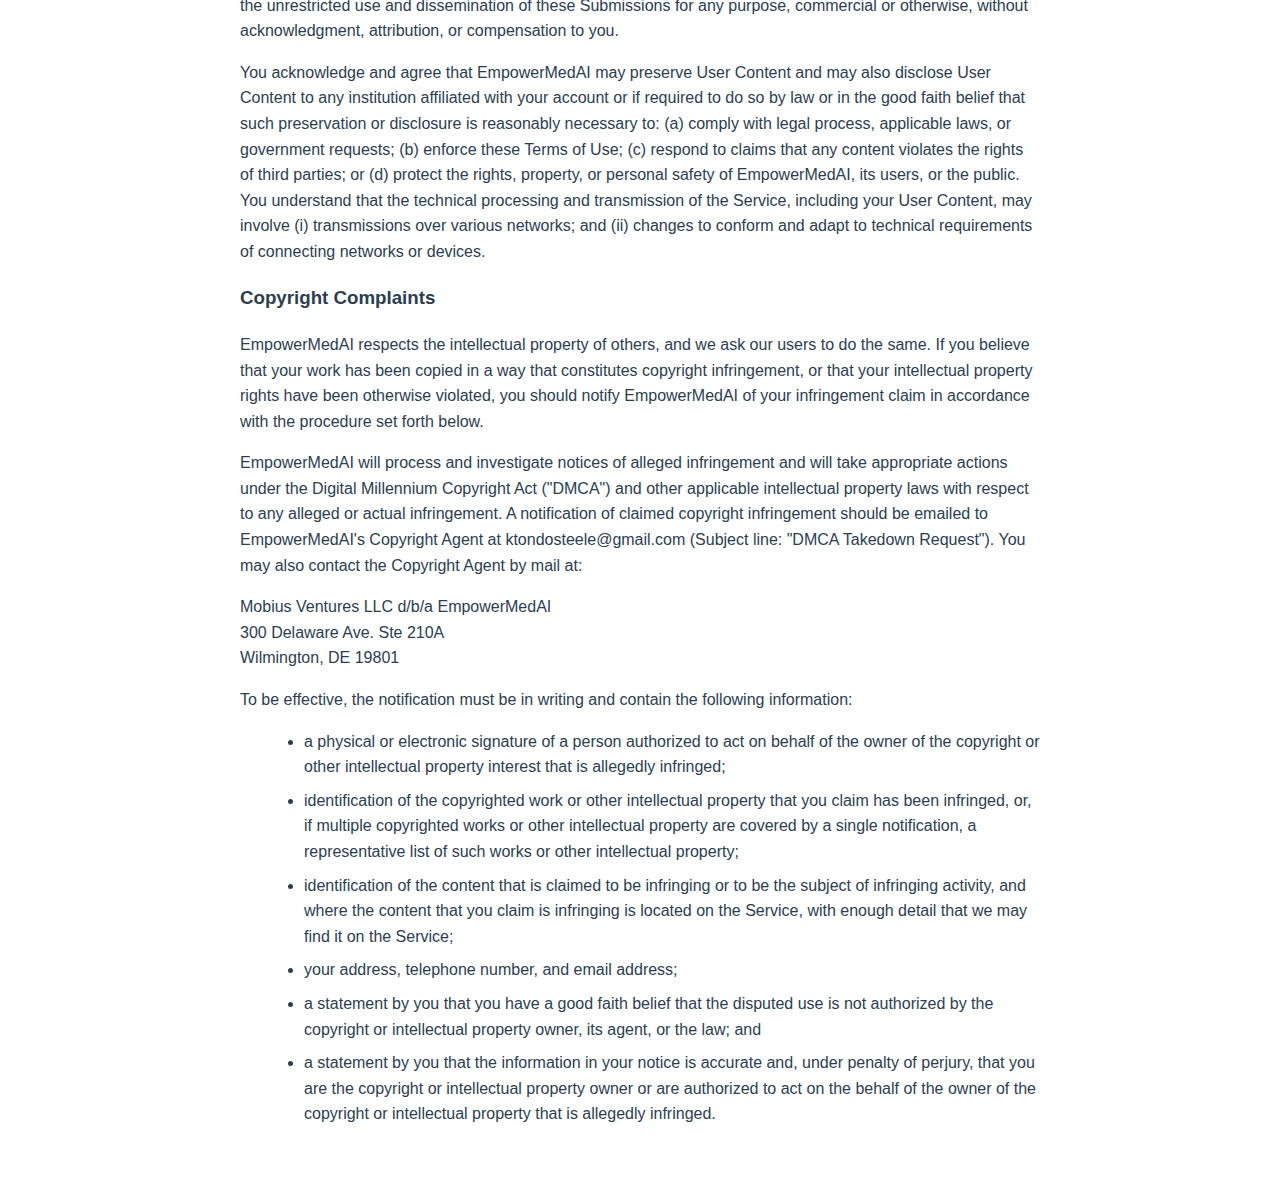
<file: terms.html>
<!DOCTYPE html>
<html lang="en">
<head>
    <meta charset="UTF-8">
    <meta name="viewport" content="width=device-width, initial-scale=1.0">
    <title>Terms of Service - EmpowerMedAI Oral Boards</title>
    <link rel="stylesheet" href="legal.css">
</head>
<body>
    <div class="legal-container">
        <header class="legal-header">
            <a href="index.html" class="back-button">← Back to Home</a>
            <!-- <h1 class="legal-title">Terms of Service - EmpowerMedAI Oral Boards</h1> -->
            <h1 class="legal-title">Terms of Service</h1>
        </header>

        <div class="legal-content">
            <p class="legal-date">Last Updated: May 7, 2025</p>

            <section class="legal-section">
                <h2>Acceptance of These Terms of Use</h2>
                <p>Mobius Ventures LLC d/b/a EmpowerMedAI ("EmpowerMedAI," "we," "us," or "our") provides our services (described below) and related content to you through our websites located at empowermedai.com and any other website address from time to time used by EmpowerMedAI to deliver such services (collectively, the "Site") and related technologies, which may include mobile applications ("Mobile Apps", and collectively, such Mobile Apps, related technologies and the Site, including any updated or new features, functionality and technology, the "Service"). The Service may also include virtual presentations and review sessions. All access and use of the Service is subject to the terms and conditions contained in these Terms of Use for End Users (collectively, as amended from time to time, these "Terms of Use"). By accessing, browsing, or otherwise using the Site, Mobile Apps, or any other aspect of the Service, you acknowledge that you have read, understood, and agree to be bound by these Terms of Use. If you do not agree with these Terms of Use, you must not accept these Terms of Use and may not use the Service. If you do not accept the terms and conditions of these Terms of Use, you will not access, browse, or otherwise use the Service.</p>

                <p>We reserve the right, at our sole discretion, to change or modify portions of these Terms of Use at any time. If we do this, we will post the changes on this page and will indicate at the top of this page the date these Terms of Use were last revised. You may read a current, effective copy of these Terms of Use by visiting the "Terms of Use" link on the Site. We will also notify you of any material changes, either through the Service user interface, a pop-up notice, email, or through other reasonable means. Your continued use of the Service after the date any such changes become effective constitutes your acceptance of the new Terms of Use. You should periodically visit this page to review the current Terms of Use so you are aware of any revisions. If you do not agree to abide by these or any future Terms of Use, you will not access, browse, or use (or continue to access, browse, or use) the Service.</p>

                <p>PLEASE READ THESE TERMS OF USE CAREFULLY, AS THEY CONTAIN AN AGREEMENT TO ARBITRATE AND OTHER IMPORTANT INFORMATION REGARDING YOUR LEGAL RIGHTS, REMEDIES, AND OBLIGATIONS. THE AGREEMENT TO ARBITRATE REQUIRES (WITH LIMITED EXCEPTION) THAT YOU SUBMIT CLAIMS YOU HAVE AGAINST US TO BINDING AND FINAL ARBITRATION, AND FURTHER (1) YOU WILL ONLY BE PERMITTED TO PURSUE CLAIMS AGAINST EMPOWERMEDAI ON AN INDIVIDUAL BASIS, NOT AS A PLAINTIFF OR CLASS MEMBER IN ANY CLASS OR REPRESENTATIVE ACTION OR PROCEEDING, (2) YOU WILL ONLY BE PERMITTED TO SEEK RELIEF (INCLUDING MONETARY, INJUNCTIVE, AND DECLARATORY RELIEF) ON AN INDIVIDUAL BASIS, AND (3) YOU MAY NOT BE ABLE TO HAVE ANY CLAIMS YOU HAVE AGAINST US RESOLVED BY A JURY OR IN A COURT OF LAW.</p>

                <p>YOUR USE OF THE SERVICES MAY REQUIRE YOU TO AGREE TO AUTOMATICALLY RENEWED SUBSCRIPTION TERMS. PLEASE READ THESE TERMS OF USE CAREFULLY AS THEY CONTAIN IMPORTANT INFORMATION ABOUT YOUR FINANCIAL RESPONSIBILITY FOR SUCH SUBSCRIPTIONS AND HOW YOU CAN CANCEL THE SUBSCRIPTIONS.</p>

                <h3>Your Privacy</h3>
                <p>At EmpowerMedAI, we respect the privacy of our users. For more information please see our <a href="privacy.html">Privacy Policy</a>, which also governs your use of the Service, to understand our practices.</p>

                <h3>Additional Terms</h3>
                <p>Your use of any Services will also be subject to any additional terms applicable to such features that may be posted on or within the Service from time to time. All such terms are hereby incorporated by reference into these Terms of Use.</p>
            </section>

            <section class="legal-section">
                <h2>Access and Use of the Service</h2>
                
                <h3>Service Description</h3>
                <p>The Service is designed to provide AI-powered clinical scenario simulation for OB-GYN residents, fellows, and attendings to help prepare for annual oral board examinations. The Service uses artificial intelligence to create realistic clinical scenarios similar to those that may be encountered during oral board examinations, and provides feedback and guidance to help users develop critical thinking and examination skills.</p>

                <h3>No Guarantee of Examination Success</h3>
                <p>IMPORTANT NOTICE: USE OF THE SERVICE DOES NOT GUARANTEE THAT YOU WILL PASS YOUR OBGYN ORAL BOARDS EXAMINATION OR ANY OTHER MEDICAL EXAMINATION. Our Service is designed to help you prepare, but success ultimately depends on many factors beyond our control, including but not limited to your individual preparation, knowledge base, clinical experience, exam day performance, and the specific content of your examination. While we strive to create realistic simulation scenarios that may be helpful in preparation, passing any examination ultimately depends on your own knowledge, skills, and preparation. EmpowerMedAI makes no warranties, representations, or guarantees that use of the Service will result in passing any examination.</p>

                <h3>Your Registration Obligations</h3>
                <p>You may be required to register with EmpowerMedAI or provide information about yourself (e.g., name and email address) in order to access and use certain features of the Service. If you choose to register for the Service, you agree to provide and maintain true, accurate, current, and complete information about yourself as prompted by the Service's registration form. Registration data and certain other information about you are governed by our Privacy Policy. If you are under 18 years of age, you are not authorized to use the Service, with or without registering.</p>

                <h3>Member Account, Password and Security</h3>
                <p>You are responsible for maintaining the confidentiality of your password and account details, if any, and are fully responsible for any and all activities that occur under your password or account. You agree to (a) immediately notify EmpowerMedAI of any unauthorized use of your password or account or any other breach of security, and (b) ensure that you exit from your account at the end of each session when accessing the Service. EmpowerMedAI will not be liable for any loss or damage arising from your failure to comply with this paragraph.</p>

                <h3>Modifications to Service</h3>
                <p>EmpowerMedAI reserves the right to modify or discontinue, temporarily or permanently, the Service (or any part thereof) with or without notice. You agree that EmpowerMedAI will not be liable to you or to any third party for any modification, suspension or discontinuance of the Service.</p>

                <h3>General Practices Regarding Use and Storage</h3>
                <p>You acknowledge that EmpowerMedAI may establish general practices and limits concerning use of the Service, including the maximum period of time that data or other content will be retained by the Service and the maximum storage space that will be allotted on EmpowerMedAI's or its third-party service providers' servers on your behalf. You agree that EmpowerMedAI has no responsibility or liability for the deletion or failure to store any data or other content maintained by or uploaded to the Service. You acknowledge that EmpowerMedAI reserves the right to terminate accounts that are inactive for an extended period of time. You further acknowledge that EmpowerMedAI reserves the right to change these general practices and limits at any time, in its sole discretion, with or without notice.</p>
            </section>

            <section class="legal-section">
                <h2>Conditions of Access and Use</h2>
                
                <h3>User Conduct</h3>
                <p>You are solely responsible for all code, video, images, information, data, text, software, music, sound, photographs, graphics, messages, and other materials ("content") that you make available to EmpowerMedAI, including by uploading, posting, publishing, or displaying (hereinafter, "upload(ing)") via the Service or by emailing or otherwise making available to other users of the Service (collectively, "User Content") and for all User Generated Service Content (as defined below). The following are examples of the kinds of content and/or uses that are illegal or prohibited by EmpowerMedAI. EmpowerMedAI reserves the right to investigate and take appropriate legal action against anyone who, in EmpowerMedAI's sole discretion, violates this provision, including removing the offending content from the Service, suspending or terminating the account of such violators, and reporting the violator to law enforcement authorities. You agree to not use the Service to:</p>

                <ol>
                    <li>email or otherwise upload any content that (i) infringes any intellectual property or other proprietary rights of any party; (ii) you do not have a right to upload under any law or under contractual or fiduciary relationships; (iii) contains software viruses or any other computer code, files or programs designed to interrupt, destroy, or limit the functionality of any computer software or hardware or telecommunications equipment; (iv) poses or creates a privacy or security risk to any person; (v) constitutes unsolicited or unauthorized advertising, promotional materials, commercial activities and/or sales, "junk mail," "spam," "chain letters," "pyramid schemes," "contests," "sweepstakes," or any other form of solicitation; (vi) is unlawful, harmful, threatening, abusive, harassing, tortious, excessively violent, defamatory, vulgar, obscene, pornographic, libelous, invasive of another's privacy, hateful, discriminatory, or otherwise objectionable; (vii) does not comply with EmpowerMedAI's content standards or community guidelines as may be made available through the Sites and updated from time to time, or (viii) in the sole judgment of EmpowerMedAI, is objectionable or which restricts or inhibits any other person from using or enjoying the Service, or which may expose EmpowerMedAI or its users to any harm or liability of any type;</li>
                    <li>interfere with or disrupt the Service or servers or networks connected to the Service, or disobey any requirements, procedures, policies, or regulations of networks connected to the Service;</li>
                    <li>violate any applicable local, state, national, or international law, or any regulations having the force of law;</li>
                    <li>impersonate any person or entity, or falsely state or otherwise misrepresent your affiliation with a person or entity;</li>
                    <li>solicit personal information from anyone under the age of 18;</li>
                    <li>harvest or collect email addresses or other contact information of other users from the Service by electronic or other means for the purposes of sending unsolicited emails or other unsolicited communications;</li>
                    <li>advertise or offer to sell or buy any goods or services for any business purpose that is not specifically authorized;</li>
                    <li>further or promote any criminal activity or enterprise or provide instructional information about illegal activities;</li>
                    <li>obtain or attempt to access or otherwise obtain any content or information through any means not intentionally made available or provided for through the Service;</li>
                    <li>circumvent, remove, alter, deactivate, degrade, or thwart any of the content protections in or geographic restrictions on any content (including Service Content (as defined below)) available on or through the Service, including through the use of virtual private networks; or</li>
                    <li>engage in or use any data mining, robots, scraping, or similar data gathering or extraction methods. If you are blocked by EmpowerMedAI from accessing the Service (including by blocking your IP address), you agree not to implement any measures to circumvent such blocking (e.g., by masking your IP address or using a proxy IP address or virtual private network).</li>
                </ol>

                <h3>Competitors</h3>
                <p>No employee, independent contractor, agent, or affiliate of any company in the business of providing AI-powered medical education, clinical scenario simulation, or related services is permitted to view, access, or use any portion of the Service without express written permission from EmpowerMedAI. By viewing, using, or accessing the Service, you represent and warrant that you are not a competitor of EmpowerMedAI or any of its affiliates, or acting on behalf of a competitor of EmpowerMedAI in using or accessing the Service.</p>

                <h3>Fees; Subscriptions; Auto-Renewal</h3>
                <p>To the extent the Services or any portion thereof is made available for any fee, the fees for the Services are due at time of purchase. You may be required to select a subscription plan and provide information regarding your credit card or other payment instrument. You represent and warrant to EmpowerMedAI that such information is true and that you are authorized to use the payment instrument and, if applicable, to charge your method of payment on a periodic basis until you terminate your subscription. You will promptly update your account information with EmpowerMedAI or the Payment Processor (as defined below), as applicable, of any changes (for example, a change in your billing address or credit card expiration date) that may occur. You agree to pay EmpowerMedAI the amount that is specified in the payment plan in accordance with the terms of such plan and these Terms of Use. If your payment plan includes an ongoing subscription that is automatically renewed periodically, you hereby authorize EmpowerMedAI (through the Payment Processor) to charge your payment instrument on such periodic basis in accordance with the terms of the applicable payment plan until you terminate your subscription, and you further agree to pay any charges so incurred. You must cancel at least one day before the next subscription renewal date to avoid being charged for the renewal period.</p>

                <p>If you believe your account is charged incorrectly, reach out to EmpowerMedAI immediately, and EmpowerMedAI will refund you if the charge was processed in error. If you dispute any charges with the issuer of your payment method, you must let EmpowerMedAI know within sixty (60) days after the date that EmpowerMedAI charges you, or within such longer period of time as may be required under applicable law. We reserve the right to change EmpowerMedAI's prices. If EmpowerMedAI does change prices for an ongoing subscription, EmpowerMedAI will provide notice of the change through the Service user interface, a pop-up notice, email, or through other reasonable means, at EmpowerMedAI's option, at least thirty (30) days before the change is to take effect. Your continued use of the Service after the price change becomes effective constitutes your agreement to pay the changed amount. You will be responsible for all taxes associated with the Service, other than taxes based on EmpowerMedAI's net income. In the event of non-payment of any amounts due, EmpowerMedAI will be entitled to recoup all of its costs of collection allowed by law, including without limitation attorneys' fees and court costs, and interest at the rate of 18% per annum or the maximum allowed by law.</p>

                <h3>Payment Processing</h3>
                <p>Notwithstanding any amounts owed to EmpowerMedAI hereunder, EMPOWERMEDAI DOES NOT PROCESS PAYMENT FOR ANY SERVICES. To facilitate payment for the Services via bank account, credit card, or debit card, we use third-party payment processors (collectively, "Payment Processors"). These payment processing services are provided by the Payment Processors and are subject to the applicable Payment Processor's terms and conditions, privacy policy, and all other relevant agreements (collectively, the "Payment Processor Agreements"). By agreeing to these Terms of Use, Users that use the payment functions of the Services also agree to be and are hereby bound by the applicable Payment Processor Agreement for the payment function the User is using, as the same may be modified by the applicable Payment Processor from time to time. You hereby authorize the applicable Payment Processor to store and continue billing your specified payment method even after such payment method has expired, to avoid interruptions in payment for your use of the Service. Please contact the applicable Payment Processor for more information. EmpowerMedAI assumes no liability or responsibility for any payments you make through the Services.</p>

                <h3>Refunds and Cancellations</h3>
                <p>Payments made by you hereunder are final and non-refundable, unless otherwise determined by EmpowerMedAI. You may cancel your EmpowerMedAI subscription online by contacting us at ktondosteele@gmail.com.</p>

                <h3>Limited Use</h3>
                <p>Unless otherwise expressly authorized herein or in the Service, you agree not to display, distribute, license, perform, publish, reproduce, duplicate, copy, create derivative works from, modify, sell, resell, exploit, transfer, or upload, any portion of the Service, use of the Service, or access to the Service. The Service is only for your personal use.</p>
            </section>

            <section class="legal-section">
                <h2>Mobile Services and Software</h2>
                
                <h3>Mobile Services</h3>
                <p>The Service includes certain services that are available via a mobile device, including (i) the ability to upload content to the Service via a mobile device and (ii) the ability to browse the Service and the Site from a mobile device, and may also include the ability to access certain features and content through Mobile Apps (collectively, the "Mobile Services"). To the extent you access the Service through a mobile device, your wireless service carrier's standard charges, data rates, and other fees may apply. In addition, downloading, installing, or using certain Mobile Services may be prohibited or restricted by your carrier, and not all Mobile Services may work with all carriers or devices.</p>

                <h3>Telephonic Communications Services</h3>
                <p>By using the Service and providing us with your telephone number(s), you are consenting to be contacted by EmpowerMedAI or its affiliates or partners by telephone (including on a recorded line), automated calling, automated telephone dialing system calling, automated system calling, artificial voice or pre-recorded calling, text message, SMS and/or MMS message, fax, or other telephonic or electronic means for marketing, solicitation, informational or another purposes, even if your telephone number(s) is registered on the National Do Not Call List, a state Do not Call List, or the internal Do Not Call List of EmpowerMedAI or its affiliates or partners. You may be required to respond to an initial call or message as instructed to complete your registration and confirm enrollment to receive such calls, texts or other telephonic communications. You do not have to consent to receive calls or text messages from EmpowerMedAI or its affiliates or partners for marketing or solicitation purposes to purchase EmpowerMedAI's products or services. In the event you no longer wish to receive such calls, text messages or other telephonic communications, you agree to notify EmpowerMedAI or its affiliates or partners, as applicable, directly. In the event you change or deactivate your telephone number, you agree to promptly update your EmpowerMedAI account information to ensure that your messages are not sent to a person that acquires your old telephone number.</p>

                <p>There is no additional charge for telephonic communications, but your carrier's standard message and data rates apply to any calls, text messages, SMS or MMS messages you send or receive. Your carrier may prohibit or restrict certain mobile features and certain mobile features may be incompatible with your carrier or mobile device. We are not liable for any delays in the receipt of, or any failures to receive, any calls, text messages, SMS or MMS messages, as delivery is subject to effective transmission by your mobile carrier and compatibility of your mobile device. Please contact your mobile carrier if you have any questions regarding these issues or your mobile data and messaging plan.</p>

                <p>By reply to any text, SMS or MMS message you receive from us, you may text "STOP" to cancel or email ktondosteele@gmail.com for customer support information. If you choose to cancel text, SMS or MMS messages from us, you agree to receive a final message from us confirming your cancellation.</p>

                <h3>Mobile App License</h3>
                <p>Subject to these Terms of Use, EmpowerMedAI hereby grants to you a limited, revocable, non-exclusive, non-transferable, non-sublicensable license to (a) install the Mobile App for the Service which you have subscribed on one mobile device and (b) use such Mobile App for your own personal use solely to access and use the Service. For clarity, the foregoing is not intended to prohibit you from installing the Mobile App on another device on which you also agreed to these Terms of Use. Each instance of these Terms of Use that you agree to in connection with downloading a Mobile App grants you the aforementioned rights in connection with the installation and use of the Mobile App on one device.</p>

                <h3>Ownership; Restrictions</h3>
                <p>The technology and software underlying the Service or distributed in connection therewith or developed in connection with any Services or support (including any Mobile Apps, the "Software"), and all intellectual property rights related to any of the foregoing, are the property of EmpowerMedAI, its affiliates, and its licensors. You agree not to copy, modify, create a derivative work of, reverse engineer, reverse assemble, or otherwise attempt to discover any source code, sell, assign, sublicense, or otherwise transfer any right in the Software. Any rights not expressly granted herein are reserved by EmpowerMedAI.</p>

                <h3>Special Notice for International Use; Export Controls</h3>
                <p>EmpowerMedAI is headquartered in the United States. If you access or use the Service from outside of the United States, you do so at your own risk. Whether inside or outside of the United States, you are solely responsible for ensuring compliance with the laws of your specific jurisdiction. Software available in connection with the Service and the transmission of applicable data, if any, is subject to United States export controls. No Software may be downloaded from the Service or otherwise exported or re-exported in violation of U.S. export laws. Downloading, accessing or using the Software or Services is at your sole risk. In addition, information that EmpowerMedAI publishes in connection with the Services may contain references or cross references to products, programs and services that are not announced or available in your country. Such references do not imply that EmpowerMedAI intends to announce such products, programs or services in your country. Consult EmpowerMedAI for information regarding the products, programs and services which may be available to you.</p>

                <h3>Third-Party Distribution Channels</h3>
                <p>EmpowerMedAI offers Software that may be made available through the Apple App Store, the Google Play Store, or other distribution channels ("Distribution Channels"). If you obtain such Software through a Distribution Channel, you may be subject to additional terms of the Distribution Channel. These Terms of Use are between you and us only, and not with the Distribution Channel. To the extent that you utilize any other third-party products and services in connection with your use of the Service, you agree to comply with all applicable terms of any agreement for such third-party products and services.</p>

                <h3>Apple-Enabled Software</h3>
                <p>With respect to Mobile Apps that are made available for your use in connection with an Apple-branded product (the "Apple-Enabled Software"), in addition to the other terms and conditions set forth in these Terms of Use, the following terms and conditions apply:</p>

                <ul>
                    <li>EmpowerMedAI and you acknowledge that these Terms of Use are concluded between EmpowerMedAI and you only, and not with Apple, Inc. ("Apple"), and that as between EmpowerMedAI and Apple, EmpowerMedAI, not Apple, is solely responsible for the Apple-Enabled Software and the content thereof.</li>
                    <li>You may not use the Apple-Enabled Software in any manner that is in violation of or inconsistent with the Usage Rules set forth for Apple-Enabled Software in, or otherwise be in conflict with, the Apple Media Services Terms and Conditions.</li>
                    <li>Your license to use the Apple-Enabled Software is limited to a non-transferable license to use the Apple-Enabled Software on an iOS product that you own or control, as permitted by the "Usage Rules" set forth in the Apple Media Services Terms and Conditions, except that such Apple-Enabled Software may be accessed and used by other accounts associated with the purchaser via Apple's Family Sharing or volume purchasing programs.</li>
                    <li>Apple has no obligation whatsoever to provide any maintenance or support services with respect to the Apple-Enabled Software.</li>
                    <li>Apple is not responsible for any product warranties, whether express or implied by law. In the event of any failure of the Apple-Enabled Software to conform to any applicable warranty, you may notify Apple, and Apple will refund the purchase price for the Apple-Enabled Software, if any, to you; and, to the maximum extent permitted by applicable law, Apple will have no other warranty obligation whatsoever with respect to the Apple-Enabled Software, or any other claims, losses, liabilities, damages, costs, or expenses attributable to any failure to conform to any warranty, which will be EmpowerMedAI's sole responsibility, to the extent it cannot be disclaimed under applicable law.</li>
                    <li>EmpowerMedAI and you acknowledge that EmpowerMedAI, not Apple, is responsible for addressing any claims of you or any third party relating to the Apple-Enabled Software or your possession and/or use of that Apple-Enabled Software, including: (a) product liability claims; (b) any claim that the Apple-Enabled Software fails to conform to any applicable legal or regulatory requirement; and (c) claims arising under consumer protection, privacy, or similar legislation.</li>
                    <li>In the event of any third-party claim that the Apple-Enabled Software or your possession and use of that Apple-Enabled Software infringes that third party's intellectual property rights, as between EmpowerMedAI and Apple, EmpowerMedAI, not Apple, will be solely responsible for the investigation, defense, settlement, and discharge of any such intellectual property infringement claim.</li>
                    <li>You represent and warrant that (a) you are not located in a country that is subject to a U.S. Government embargo, or that has been designated by the U.S. Government as a "terrorist supporting" country; and (b) you are not listed on any U.S. Government list of prohibited or restricted parties.</li>
                    <li>If you have any questions, complaints, or claims with respect to the Apple-Enabled Software, they should be directed to EmpowerMedAI as follows: Mobius Ventures LLC d/b/a EmpowerMedAI, 300 Delaware Ave. Ste 210A, Wilmington, DE 19801</li>
                    <li>You must comply with applicable third-party terms of agreement when using the Apple-Enabled Software, e.g., your wireless data service agreement.</li>
                    <li>EmpowerMedAI and you acknowledge and agree that Apple, and Apple's subsidiaries, are third-party beneficiaries of these Terms of Use with respect to the Apple-Enabled Software, and that, upon your acceptance of the terms and conditions of these Terms of Use, Apple will have the right (and will be deemed to have accepted the right) to enforce these Terms of Use against you with respect to the Apple-Enabled Software as a third-party beneficiary thereof.</li>
                </ul>

                <h3>Google-Sourced Software</h3>
                <p>The following applies to any Mobile App you download from the Google Play Store ("Google-Sourced Software"): (a) you acknowledge that these Terms of Use are between you and EmpowerMedAI only, and not with Google, Inc. ("Google"); (b) your use of Google-Sourced Software must comply with Google's then-current Google Play Terms of Use; (c) Google is only a provider of Google Play where you obtained the Google-Sourced Software; (d) EmpowerMedAI, and not Google, is solely responsible for EmpowerMedAI's Google-Sourced Software; (e) Google has no obligation or liability to you with respect to Google-Sourced Software or these Terms of Use; and (f) you acknowledge and agree that Google is a third-party beneficiary to these Terms of Use as it relates to EmpowerMedAI's Google-Sourced Software.</p>
            </section>

            <section class="legal-section">
                <h2>Intellectual Property Rights</h2>
                
                <h3>Service Content</h3>
                <p>You acknowledge and agree that the Service may contain content or features ("Service Content") that are protected by copyright, patent, trademark, trade secret, or other proprietary rights and laws. Except as expressly authorized by EmpowerMedAI, you agree not to modify, copy, frame, scrape, rent, lease, loan, sell, distribute, or create derivative works based on the Service or the Service Content, in whole or in part, except that the foregoing does not apply to your own User Content (as defined below) that you upload to or make available through the Service in accordance with these Terms of Use. Any use of the Service or the Service Content other than as specifically authorized herein is strictly prohibited.</p>

                <h3>Trademarks</h3>
                <p>EMPOWERMEDAI, EmpowerMedAI's name and logos are trademarks and service marks of EmpowerMedAI (collectively the "EmpowerMedAI Trademarks"). Other EmpowerMedAI, product, and service names and logos used and displayed via the Service may be trademarks or service marks of their respective owners who may or may not endorse or be affiliated with or connected to EmpowerMedAI. Nothing in these Terms of Use or the Service should be construed as granting, by implication, estoppel, or otherwise, any license or right to use any of EmpowerMedAI Trademarks displayed on the Service, without our prior written permission in each instance. All goodwill generated from the use of EmpowerMedAI Trademarks will inure to our exclusive benefit.</p>

                <h3>Third-Party Material</h3>
                <p>Under no circumstances will EmpowerMedAI be liable in any way for any content or materials of any third parties (including users), including for any errors or omissions in any content, or for any loss or damage of any kind incurred as a result of the use of any such content. You acknowledge that EmpowerMedAI does not pre-screen content, but that EmpowerMedAI and its designees will have the right (but not the obligation) in their sole discretion to refuse or remove any content that is available via the Service. Without limiting the foregoing, EmpowerMedAI and its designees will have the right to remove any content that violates these Terms of Use or is deemed by EmpowerMedAI, in its sole discretion, to be otherwise objectionable. You agree that you must evaluate, and bear all risks associated with, the use of any content, including any reliance on the accuracy, completeness, or usefulness of such content.</p>

                <h3>User Content</h3>
                <p>You represent and warrant that you own all right, title and interest in and to the User Content, including all copyrights and rights of publicity contained therein. You hereby grant EmpowerMedAI and its affiliated companies, successors, and assigns a non-exclusive, worldwide, royalty-free, fully paid-up, transferable, sublicensable (directly and indirectly through multiple tiers), perpetual, and irrevocable license to copy, display, upload, perform, distribute, store, modify, and otherwise use your User Content, in any form, medium or technology now known or later developed in any form, medium or technology now known or later developed, (a) in connection with the operation of the Service, (b) to develop and improve the Service and other EmpowerMedAI offerings, (c) for the promotion, advertising or marketing of the foregoing, and (d) as otherwise set forth in our Privacy Policy.</p>

                <p>All rights, title and interest in and to any and all content that you generate through the Service or using any Service Content or that is a modification of or a derivative work based upon any Service Content, including any content created through use of the AI simulation features (including any Submissions (as defined below), "User Generated Service Content"), will be owned by EmpowerMedAI, and you hereby assign to EmpowerMedAI all User Generated Service Content, including all intellectual property rights therein. You also irrevocably authorize EmpowerMedAI to act and sign on your behalf and take any necessary steps in order to perfect EmpowerMedAI's rights to the User Generated Service Content. In the case that under applicable law, you retain any rights of paternity, integrity, disclosure or withdrawal or any other rights that may be known as or referred to as "moral rights" or other inalienable rights to any User Generated Service Content under these Terms of Service, you irrevocably agree to waive, and hereby waive, all such rights or, to the extent you cannot waive such rights, you agree not to exercise such rights, until you have provided prior written notice to EmpowerMedAI.</p>

                <p>You assume all risk associated with your User Content and any User Generated Service Content and the transmission of your User Content and any User Generated Service Content, and you have sole responsibility for the accuracy, quality, legality and appropriateness of your User Content and any User Generated Service Content.</p>

                <p>You hereby authorize EmpowerMedAI and its third-party service providers to collect and analyze User Content, User Generated Service Content and other data and information relating to the Services and related systems and technologies and derive statistical and usage data relating thereto (collectively, "Usage Data"). We may use Usage Data for any purpose in accordance with applicable law and our Privacy Policy.</p>

                <p>Any questions, comments, suggestions, ideas, feedback, reviews, or other information about the Service ("Submissions"), provided by you to EmpowerMedAI are non-confidential and EmpowerMedAI will be entitled to the unrestricted use and dissemination of these Submissions for any purpose, commercial or otherwise, without acknowledgment, attribution, or compensation to you.</p>

                <p>You acknowledge and agree that EmpowerMedAI may preserve User Content and may also disclose User Content to any institution affiliated with your account or if required to do so by law or in the good faith belief that such preservation or disclosure is reasonably necessary to: (a) comply with legal process, applicable laws, or government requests; (b) enforce these Terms of Use; (c) respond to claims that any content violates the rights of third parties; or (d) protect the rights, property, or personal safety of EmpowerMedAI, its users, or the public. You understand that the technical processing and transmission of the Service, including your User Content, may involve (i) transmissions over various networks; and (ii) changes to conform and adapt to technical requirements of connecting networks or devices.</p>

                <h3>Copyright Complaints</h3>
                <p>EmpowerMedAI respects the intellectual property of others, and we ask our users to do the same. If you believe that your work has been copied in a way that constitutes copyright infringement, or that your intellectual property rights have been otherwise violated, you should notify EmpowerMedAI of your infringement claim in accordance with the procedure set forth below.</p>

                <p>EmpowerMedAI will process and investigate notices of alleged infringement and will take appropriate actions under the Digital Millennium Copyright Act ("DMCA") and other applicable intellectual property laws with respect to any alleged or actual infringement. A notification of claimed copyright infringement should be emailed to EmpowerMedAI's Copyright Agent at ktondosteele@gmail.com (Subject line: "DMCA Takedown Request"). You may also contact the Copyright Agent by mail at:</p>

                <p>Mobius Ventures LLC d/b/a EmpowerMedAI<br>
                300 Delaware Ave. Ste 210A<br>
                Wilmington, DE 19801</p>

                <p>To be effective, the notification must be in writing and contain the following information:</p>

                <ul>
                    <li>a physical or electronic signature of a person authorized to act on behalf of the owner of the copyright or other intellectual property interest that is allegedly infringed;</li>
                    <li>identification of the copyrighted work or other intellectual property that you claim has been infringed, or, if multiple copyrighted works or other intellectual property are covered by a single notification, a representative list of such works or other intellectual property;</li>
                    <li>identification of the content that is claimed to be infringing or to be the subject of infringing activity, and where the content that you claim is infringing is located on the Service, with enough detail that we may find it on the Service;</li>
                    <li>your address, telephone number, and email address;</li>
                    <li>a statement by you that you have a good faith belief that the disputed use is not authorized by the copyright or intellectual property owner, its agent, or the law; and</li>
                    <li>a statement by you that the information in your notice is accurate and, under penalty of perjury, that you are the copyright or intellectual property owner or are authorized to act on the behalf of the owner of the copyright or intellectual property that is allegedly infringed.</li>
                </ul>
            </section>
        </div>
    </div>
</body>
</html>
</file>
<file: legal.css>
/* Legal document styles (Terms, Privacy) */

:root {
    --primary-color: #3498DB;
    --text-primary: #2C3E50;
    --text-secondary: #7F8C8D;
    --border-color: #E5E7EB;
    --background-color: #FFFFFF;
    --header-height: 80px;
}

body {
    font-family: 'Inter', sans-serif;
    line-height: 1.6;
    color: var(--text-primary);
    background-color: var(--background-color);
    margin: 0;
    padding: 0;
    padding-top: var(--header-height);
}

.legal-container {
    max-width: 800px;
    margin: 0 auto;
    padding: 2rem;
}

.legal-header {
    position: fixed;
    top: 0;
    left: 0;
    right: 0;
    height: var(--header-height);
    background-color: var(--background-color);
    display: flex;
    align-items: center;
    padding: 0 2rem;
    border-bottom: 2px solid var(--border-color);
    z-index: 1000;
    box-shadow: 0 2px 4px rgba(0, 0, 0, 0.1);
}

.back-button {
    display: inline-flex;
    align-items: center;
    gap: 0.5rem;
    color: var(--primary-color);
    text-decoration: none;
    font-weight: 500;
    margin-right: 2rem;
}

.back-button:hover {
    text-decoration: underline;
}

.legal-title {
    margin: 0;
    font-size: 1.5rem;
    color: var(--text-primary);
}

.legal-section {
    margin-bottom: 2.5rem;
}

.legal-section h2 {
    color: var(--primary-color);
    font-size: 1.5rem;
    margin-bottom: 1rem;
    padding-bottom: 0.5rem;
    border-bottom: 1px solid var(--border-color);
}

.legal-section p, .legal-section li {
    color: var(--text-primary);
    line-height: 1.6;
    margin-bottom: 1rem;
}

.legal-section ul {
    list-style-type: disc;
    margin-left: 1.5rem;
    margin-bottom: 1.5rem;
}

.legal-section li {
    margin-bottom: 0.5rem;
}

.legal-section b {
    color: var(--text-primary);
    font-weight: 600;
}

.legal-section a {
    color: var(--primary-color);
    text-decoration: none;
}

.legal-section a:hover {
    text-decoration: underline;
}

@media (max-width: 768px) {
    :root {
        --header-height: 100px;
    }

    .legal-container {
        padding: 1rem;
    }

    .legal-header {
        flex-direction: column;
        align-items: flex-start;
        gap: 0.5rem;
        padding: 1rem;
        /* height: var(--header-height); */
        height: auto;
    }

    .legal-title {
        font-size: 1.3rem;
    }

    .back-button {
        margin-right: 0;
    }
}
</file>
